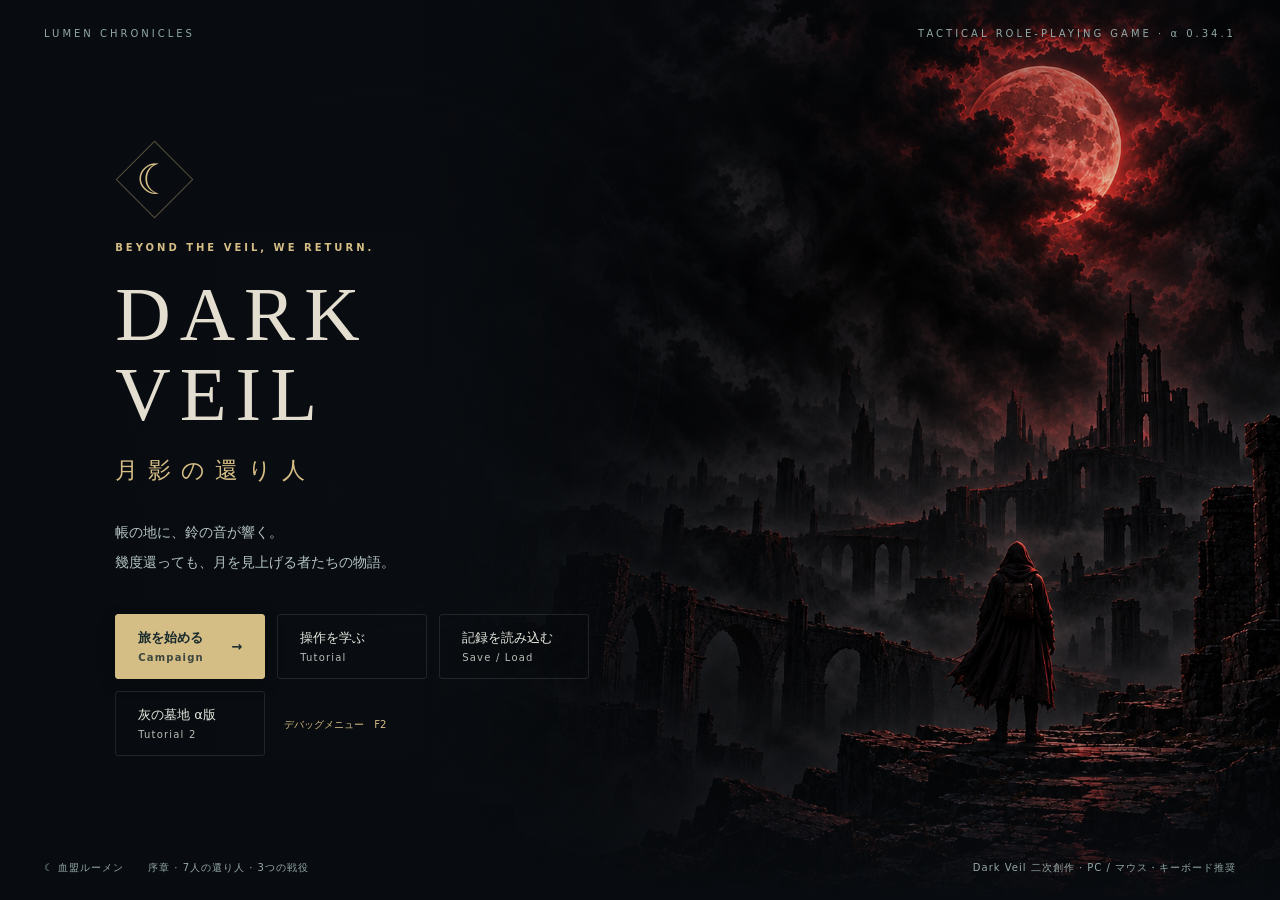
<file: index.html>
<!doctype html>
<html lang="ja">
<head>
<meta charset="utf-8"><meta name="viewport" content="width=device-width, initial-scale=1">
<meta name="theme-color" content="#10292f"><meta name="description" content="鈴の音を頼りに、帳の向こうへ。四人の還り人を率いるDark VeilのタクティカルSRPG。">
<title>DARK VEIL — 月影の還り人</title>
<link rel="stylesheet" href="style.css"><link rel="stylesheet" href="debug.css"><link rel="stylesheet" href="screen-layout.css"><link rel="icon" href="data:image/svg+xml,%3Csvg xmlns='http://www.w3.org/2000/svg' viewBox='0 0 64 64'%3E%3Crect width='64' height='64' rx='16' fill='%23132930'/%3E%3Cpath d='M43 12A23 23 0 1 0 52 43A24 24 0 0 1 43 12' fill='%23d6c395'/%3E%3C/svg%3E">
</head>
<body><div id="app"></div><div id="toast" role="status" aria-live="polite"></div><div id="modal-root"></div><button id="debug-badge" data-action="debug" hidden>DEBUG SESSION · F2</button><div id="debug-root"></div><input id="import-file" type="file" accept="application/json,.json" hidden><script type="module" src="bootstrap.js"></script></body>
</html>
</file>
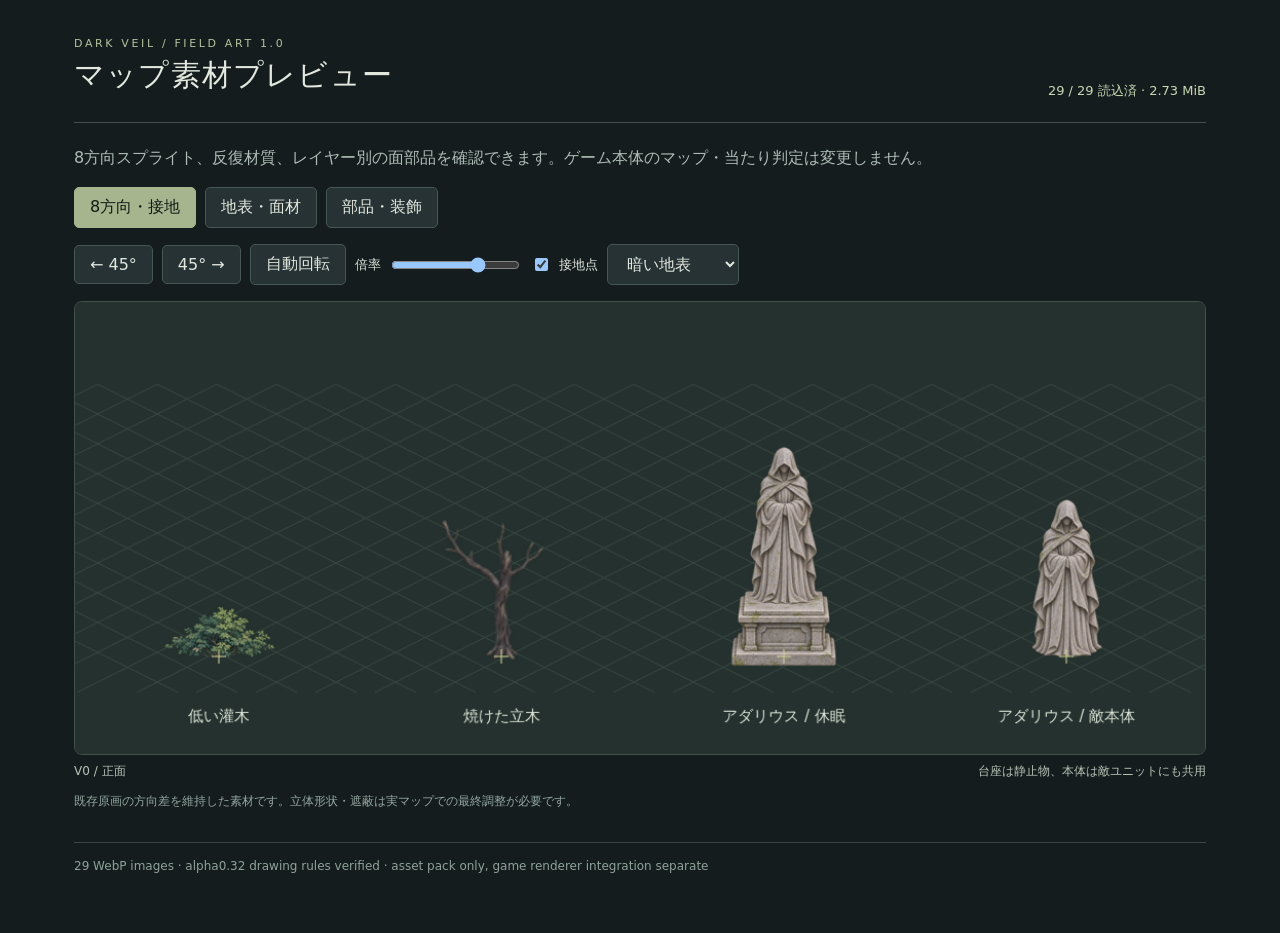
<file: mapchip-preview.html>
<!doctype html>
<html lang="ja"><meta charset="utf-8"><meta name="viewport" content="width=device-width,initial-scale=1">
<title>Dark Veil | Field Art</title>
<style>
:root{font-family:system-ui,-apple-system,'Segoe UI',sans-serif;color:#e3e8df;background:#151c1e;color-scheme:dark}
*{box-sizing:border-box}body{margin:0}main{max-width:1180px;margin:auto;padding:32px 24px 60px}
header{display:flex;justify-content:space-between;align-items:end;border-bottom:1px solid #45504e;padding-bottom:22px;margin-bottom:22px}
h1{font-size:30px;letter-spacing:.04em;font-weight:500;margin:4px 0}h2{font-size:18px;font-weight:500}p{color:#aebcb6;line-height:1.65}
.eyebrow{font-size:11px;letter-spacing:.24em;color:#b3c29b}.status{font-size:13px;color:#c6d9b2}.tabs,.controls{display:flex;gap:9px;flex-wrap:wrap;align-items:center;margin:16px 0}
button,select{font:inherit;color:inherit;background:#263234;border:1px solid #465652;border-radius:5px;padding:9px 15px;cursor:pointer}
button.active{background:#a6b58e;color:#121b15;border-color:#a6b58e}button:hover{border-color:#bdc7a9}label{display:inline-flex;gap:8px;align-items:center;font-size:13px}
.scene{width:100%;display:block;border:1px solid #40504a;border-radius:8px;background:#25312e}
.panel[hidden]{display:none}.grid{display:grid;grid-template-columns:repeat(auto-fill,minmax(210px,1fr));gap:16px}
.card{border:1px solid #384743;border-radius:7px;overflow:hidden;background:#202a2c}.card canvas{display:block;width:100%;height:180px;object-fit:contain;background:repeating-conic-gradient(#2b3537 0% 25%,#303b3c 0% 50%) 50%/20px 20px}
.caption{padding:12px;font-size:12px;overflow-wrap:anywhere;color:#b4c1bc}.caption strong{display:block;color:#f0f0e3;margin-bottom:6px;font-size:14px}
.hint{font-size:12px;color:#93a6a0}.rowlabel{display:flex;justify-content:space-between;color:#b6c4b6;font-size:12px;margin-top:8px}.error{color:#ffb7a9}
dialog{border:1px solid #5e7168;background:#172022;color:#e3e8df;max-width:92vw;border-radius:8px}dialog canvas{max-width:80vw;max-height:75vh;width:auto;height:auto;display:block}
dialog::backdrop{background:#000a}footer{margin-top:30px;border-top:1px solid #384743;padding-top:16px;font-size:12px;color:#8fa29a}
</style>
<main><header><div><span class="eyebrow">DARK VEIL / FIELD ART 1.0</span><h1>マップ素材プレビュー</h1></div><div id="status" class="status">画像を読み込み中…</div></header>
<p>8方向スプライト、反復材質、レイヤー別の面部品を確認できます。ゲーム本体のマップ・当たり判定は変更しません。</p>
<nav class="tabs"><button class="active" data-tab="objects">8方向・接地</button><button data-tab="textures">地表・面材</button><button data-tab="parts">部品・装飾</button></nav>
<section class="panel" id="objects"><div class="controls"><button id="prev">← 45°</button><button id="next">45° →</button><button id="spin">自動回転</button><label>倍率 <input id="zoom" type="range" min="0.65" max="2" step="0.05" value="1.6"></label><label><input id="anchors" type="checkbox" checked>接地点</label><select id="bg"><option value="#25312e">暗い地表</option><option value="#dddcd2">明るい地表</option><option value="#515963">灰色</option></select></div>
<canvas class="scene" id="scene" width="1100" height="440"></canvas><div class="rowlabel"><span id="direction">V0 / 正面</span><span>台座は静止物、本体は敵ユニットにも共用</span></div><p class="hint">既存原画の方向差を維持した素材です。立体形状・遮蔽は実マップでの最終調整が必要です。</p></section>
<section class="panel" id="textures" hidden><p>各カードは2×2反復。クリックすると原寸の3×3反復を表示します。</p><div id="texture-grid" class="grid"></div></section>
<section class="panel" id="parts" hidden><p>素材の縦横比を維持した切り抜き表示。部品はゲーム側の各面へ投影して使用します。</p><div id="parts-grid" class="grid"></div></section>
<dialog id="detail"><button id="close">閉じる</button><h2 id="detail-title"></h2><canvas id="detail-canvas"></canvas></dialog>
<footer>29 WebP images · alpha0.32 drawing rules verified · asset pack only, game renderer integration separate</footer></main>
<script>
const M={"schema": "darkveil-field-art/1.0", "version": "1.0", "baselineVerified": "alpha0.32", "encoding": "lossless WebP", "imageCount": 29, "pathBase": "repository root", "textures": {"G01": {"src": "assets/field/ground/G01_stone_worn.webp", "size": [256, 256], "period": {"horizontal_cells": 4, "vertical_cells": 4}, "worldUVOrigin": [-0.5, -0.5], "wrap": "repeat"}, "G02": {"src": "assets/field/ground/G02_stone_ordered.webp", "size": [256, 256], "period": {"horizontal_cells": 4, "vertical_cells": 4}, "worldUVOrigin": [-0.5, -0.5], "wrap": "repeat"}, "G03": {"src": "assets/field/ground/G03_soil_gravel.webp", "size": [256, 256], "period": {"horizontal_cells": 4, "vertical_cells": 4}, "worldUVOrigin": [-0.5, -0.5], "wrap": "repeat"}, "G04": {"src": "assets/field/ground/G04_road_earth.webp", "size": [256, 256], "period": {"horizontal_cells": 4, "vertical_cells": 4}, "worldUVOrigin": [-0.5, -0.5], "wrap": "repeat"}, "G05": {"src": "assets/field/ground/G05_ash_ground.webp", "size": [256, 256], "period": {"horizontal_cells": 4, "vertical_cells": 4}, "worldUVOrigin": [-0.5, -0.5], "wrap": "repeat"}, "G06": {"src": "assets/field/ground/G06_grass_short.webp", "size": [256, 256], "period": {"horizontal_cells": 4, "vertical_cells": 4}, "worldUVOrigin": [-0.5, -0.5], "wrap": "repeat"}, "G07": {"src": "assets/field/ground/G07_bridge_planks.webp", "size": [256, 256], "period": {"horizontal_cells": 4, "vertical_cells": 4}, "worldUVOrigin": [-0.5, -0.5], "wrap": "repeat"}, "G08": {"src": "assets/field/ground/G08_mud.webp", "size": [256, 256], "period": {"horizontal_cells": 4, "vertical_cells": 4}, "worldUVOrigin": [-0.5, -0.5], "wrap": "repeat"}, "G09": {"src": "assets/field/ground/G09_water.webp", "size": [256, 256], "period": {"horizontal_cells": 4, "vertical_cells": 4}, "worldUVOrigin": [-0.5, -0.5], "wrap": "repeat"}, "G10": {"src": "assets/field/ground/G10_poison_water.webp", "size": [256, 256], "period": {"horizontal_cells": 4, "vertical_cells": 4}, "worldUVOrigin": [-0.5, -0.5], "wrap": "repeat"}, "G11": {"src": "assets/field/ground/G11_ice.webp", "size": [256, 256], "period": {"horizontal_cells": 4, "vertical_cells": 4}, "worldUVOrigin": [-0.5, -0.5], "wrap": "repeat"}, "G12": {"src": "assets/field/ground/G12_lava.webp", "size": [256, 256], "period": {"horizontal_cells": 4, "vertical_cells": 4}, "worldUVOrigin": [-0.5, -0.5], "wrap": "repeat"}, "F01": {"src": "assets/field/faces/F01_stone_blocks.webp", "size": [256, 256], "period": {"along_face_cells": 4, "height_levels": 4}, "worldUVOrigin": "shared structure origin; elevation zero", "wrap": "repeat"}, "F02": {"src": "assets/field/faces/F02_earth_cut.webp", "size": [256, 256], "period": {"along_face_cells": 4, "height_levels": 4}, "worldUVOrigin": "shared structure origin; elevation zero", "wrap": "repeat"}, "F03": {"src": "assets/field/faces/F03_stone_cut.webp", "size": [256, 256], "period": {"along_face_cells": 4, "height_levels": 4}, "worldUVOrigin": "shared structure origin; elevation zero", "wrap": "repeat"}, "F04": {"src": "assets/field/faces/F04_wood.webp", "size": [256, 256], "period": {"along_face_cells": 4, "height_levels": 4}, "worldUVOrigin": "shared structure origin; elevation zero", "wrap": "repeat"}, "F05": {"src": "assets/field/faces/F05_iron.webp", "size": [256, 256], "period": {"along_face_cells": 4, "height_levels": 4}, "worldUVOrigin": "shared structure origin; elevation zero", "wrap": "repeat"}}, "regions": {"D01": {"src": "assets/field/decals/ground.webp", "rect": [2, 2, 128, 128], "contentRect": [2, 16, 128, 99], "sourceCrop": [214, 302, 1061, 956], "sourceName": "灰ベージュの石片と砂粒.png", "layer": "ground_decal", "padding": 2}, "D02": {"src": "assets/field/decals/ground.webp", "rect": [134, 2, 128, 128], "contentRect": [134, 13, 128, 105], "sourceCrop": [131, 209, 1111, 1015], "sourceName": "薄く吹き寄せた灰と煤.png", "layer": "ground_decal", "padding": 2}, "D03": {"src": "assets/field/decals/ground.webp", "rect": [266, 2, 128, 128], "contentRect": [266, 13, 128, 106], "sourceCrop": [145, 206, 1109, 1004], "sourceName": "青緑の苔と短草の束.png", "layer": "ground_decal", "padding": 2}, "D05": {"src": "assets/field/decals/ground.webp", "rect": [2, 134, 128, 128], "contentRect": [2, 152, 128, 91], "sourceCrop": [218, 303, 1053, 896], "sourceName": "植物を除いた灰色の石板.png", "layer": "ground_decal", "padding": 2}, "D07": {"src": "assets/field/decals/ground.webp", "rect": [134, 134, 128, 128], "contentRect": [134, 141, 128, 114], "sourceCrop": [192, 239, 1061, 1011], "sourceName": "暗灰緑の湿染みテクスチャ.png", "layer": "ground_decal", "padding": 2}, "D04": {"src": "assets/field/decals/wall.webp", "rect": [2, 2, 256, 256], "contentRect": [13, 2, 234, 256], "sourceCrop": [187, 164, 1039, 1098], "sourceName": "古石に走る深い分岐亀裂.png", "layer": "surface_decal", "padding": 2}, "D08_branch": {"src": "assets/field/decals/wall.webp", "rect": [262, 2, 256, 256], "contentRect": [317, 2, 145, 256], "sourceCrop": [336, 86, 965, 1194], "sourceName": "分岐した蔦の精密切り抜き.png", "layer": "surface_decal", "padding": 2}, "D08_hang": {"src": "assets/field/decals/wall.webp", "rect": [522, 2, 256, 256], "contentRect": [615, 2, 70, 256], "sourceCrop": [491, 95, 763, 1095], "sourceName": "青緑の短い垂れ蔦.png", "layer": "surface_decal", "padding": 2}, "D06": {"src": "assets/field/fx/charge.webp", "rect": [0, 0, 128, 128], "contentRect": [4, 30, 120, 68], "sourceCrop": [310, 471, 898, 804], "anchor": [64, 64], "layer": "ground_fx"}, "P01a_top": {"src": "assets/field/parts/low.webp", "rect": [2, 2, 256, 256], "contentRect": [2, 28, 256, 204], "sourceCrop": [261, 335, 973, 902], "sourceName": "散在する小石の上面.png", "layer": "low_geometry_faces", "padding": 2}, "P01b_top": {"src": "assets/field/parts/low.webp", "rect": [262, 2, 256, 256], "contentRect": [287, 2, 205, 256], "sourceCrop": [23, 180, 708, 1036], "sourceName": "左側に寄せた崩落石の上面.png", "layer": "low_geometry_faces", "padding": 2}, "P01c_top": {"src": "assets/field/parts/low.webp", "rect": [2, 262, 256, 256], "contentRect": [2, 357, 256, 66], "sourceCrop": [106, 518, 1144, 785], "sourceName": "低い崩落石の上面.png", "layer": "low_geometry_faces", "padding": 2}, "P06_triangle": {"src": "assets/field/parts/low.webp", "rect": [262, 262, 256, 256], "contentRect": [302, 262, 176, 256], "sourceCrop": [282, 134, 966, 1131], "sourceName": "古鉄の短い三角棘.png", "layer": "low_geometry_faces", "padding": 2}, "P02_front": {"src": "assets/field/parts/gravestone.webp", "rect": [2, 2, 256, 256], "contentRect": [66, 2, 127, 256], "sourceCrop": [342, 70, 901, 1193], "sourceName": "風化した丸頭の灰色墓石.png", "layer": "face", "padding": 2}, "P02_back": {"src": "assets/field/parts/gravestone.webp", "rect": [262, 2, 256, 256], "contentRect": [326, 2, 128, 256], "sourceCrop": [340, 67, 905, 1195], "sourceName": "古びた丸頭墓石の背面.png", "layer": "face", "padding": 2}, "P02_side": {"src": "assets/field/parts/gravestone.webp", "rect": [522, 2, 256, 256], "contentRect": [635, 2, 29, 256], "sourceCrop": [563, 63, 690, 1190], "sourceName": "丸頭墓石の厚み側面.png", "layer": "face", "padding": 2}, "P02_top": {"src": "assets/field/parts/gravestone.webp", "rect": [2, 262, 256, 256], "contentRect": [2, 375, 256, 30], "sourceCrop": [49, 573, 1205, 710], "sourceName": "古石碑の細長い上面.png", "layer": "face", "padding": 2}, "P02_broken": {"src": "assets/field/parts/gravestone.webp", "rect": [262, 262, 256, 256], "contentRect": [262, 276, 256, 227], "sourceCrop": [230, 395, 1020, 1095], "sourceName": "低い破断墓石の正面片.png", "layer": "face", "padding": 2}, "P03_straight": {"src": "assets/field/parts/fence.webp", "rect": [2, 2, 256, 256], "contentRect": [2, 85, 256, 90], "sourceCrop": [64, 155, 1710, 733], "sourceName": "古びた黒鉄柵の一節.png", "layer": "face", "padding": 2}, "P03_post": {"src": "assets/field/parts/fence.webp", "rect": [262, 2, 256, 256], "contentRect": [379, 2, 21, 256], "sourceCrop": [579, 61, 674, 1202], "sourceName": "黒鉄の槍先付き支柱.png", "layer": "face", "padding": 2}, "P03_broken": {"src": "assets/field/parts/fence.webp", "rect": [522, 2, 256, 256], "contentRect": [522, 64, 256, 132], "sourceCrop": [50, 351, 1203, 944], "sourceName": "折れた古鉄の柵.png", "layer": "face", "padding": 2}, "P03_fallen": {"src": "assets/field/parts/fence.webp", "rect": [782, 2, 256, 256], "contentRect": [782, 73, 256, 114], "sourceCrop": [35, 401, 1222, 929], "sourceName": "折れた黒鉄柵の一節.png", "layer": "face", "padding": 2}, "P04_left_front": {"src": "assets/field/parts/chapel_door.webp", "rect": [2, 2, 256, 256], "contentRect": [82, 2, 96, 256], "sourceCrop": [419, 70, 836, 1186], "sourceName": "古びた聖堂の木製扉.png", "layer": "face", "padding": 2}, "P04_right_front": {"src": "assets/field/parts/chapel_door.webp", "rect": [262, 2, 256, 256], "contentRect": [336, 2, 108, 256], "sourceCrop": [376, 29, 878, 1224], "sourceName": "古びた聖堂の右扉.png", "layer": "face", "padding": 2}, "P04_left_back": {"src": "assets/field/parts/chapel_door.webp", "rect": [522, 2, 256, 256], "contentRect": [601, 2, 97, 256], "sourceCrop": [415, 66, 840, 1187], "sourceName": "左扉の木製裏面.png", "layer": "face", "padding": 2}, "P04_right_back": {"src": "assets/field/parts/chapel_door.webp", "rect": [2, 262, 256, 256], "contentRect": [73, 262, 114, 256], "sourceCrop": [355, 28, 887, 1226], "sourceName": "古木の右扉・裏面.png", "layer": "face", "padding": 2}, "P04_frame": {"src": "assets/field/parts/chapel_door.webp", "rect": [262, 262, 256, 256], "contentRect": [303, 262, 174, 256], "sourceCrop": [220, 10, 1034, 1210], "sourceName": "尖頭アーチの石枠と左右の石柱.png", "layer": "face", "padding": 2}, "P04_tracery": {"src": "assets/field/parts/chapel_door.webp", "rect": [522, 262, 256, 256], "contentRect": [522, 319, 256, 141], "sourceCrop": [173, 53, 1601, 842], "sourceName": "尖頭アーチ内の花弁状石透かし.png", "layer": "face", "padding": 2}, "P05_wall_weathered": {"src": "assets/field/parts/cemetery_gate.webp", "rect": [4, 4, 512, 320], "contentRect": [4, 13, 512, 301], "sourceCrop": [10, 257, 1244, 982], "sourceName": "損傷した切妻の石積み正面壁.png", "layer": "structure_faces", "padding": 4}, "P05_wall_collapsed": {"src": "assets/field/parts/cemetery_gate.webp", "rect": [524, 4, 512, 320], "contentRect": [524, 12, 512, 303], "sourceCrop": [12, 255, 1242, 984], "sourceName": "崩落した石積みの正面壁.png", "layer": "structure_faces", "padding": 4}, "P05_timber_weathered": {"src": "assets/field/parts/cemetery_gate.webp", "rect": [4, 332, 256, 320], "contentRect": [4, 369, 256, 245], "sourceCrop": [77, 49, 1204, 1126], "sourceName": "露出した損傷門の木組み.png", "layer": "structure_faces", "padding": 4}, "P05_timber_collapsed": {"src": "assets/field/parts/cemetery_gate.webp", "rect": [268, 332, 256, 320], "contentRect": [268, 409, 256, 166], "sourceCrop": [99, 135, 1157, 822], "sourceName": "崩落跡の残存木組み.png", "layer": "structure_faces", "padding": 4}, "P05_frame": {"src": "assets/field/parts/cemetery_gate.webp", "rect": [532, 332, 192, 256], "contentRect": [532, 333, 192, 254], "sourceCrop": [282, 175, 973, 1090], "sourceName": "門のコ字型石枠.png", "layer": "structure_faces", "padding": 4}, "P05_rose": {"src": "assets/field/parts/cemetery_gate.webp", "rect": [732, 332, 192, 192], "contentRect": [733, 332, 190, 192], "sourceCrop": [97, 100, 1149, 1161], "sourceName": "放射状の石造円窓.png", "layer": "structure_faces", "padding": 4}, "P05_fracture": {"src": "assets/field/parts/cemetery_gate.webp", "rect": [4, 660, 512, 64], "contentRect": [34, 660, 451, 64], "sourceCrop": [49, 363, 1725, 601], "sourceName": "欠けた石壁の破断面素材.png", "layer": "structure_faces", "padding": 4}, "P05_fallen": {"src": "assets/field/parts/cemetery_gate.webp", "rect": [524, 660, 256, 96], "contentRect": [524, 671, 256, 74], "sourceCrop": [175, 482, 1083, 746], "sourceName": "石と古木の低い崩落片.png", "layer": "structure_faces", "padding": 4}}, "sprites": {"shrub_low": {"src": "assets/field/objects/shrub_low.webp", "frameWidth": 128, "frameHeight": 128, "frames": 8, "columns": 1, "anchor": [64, 96], "drawWidth": 80, "frameData": [{"direction": 0, "rect": [0, 0, 128, 128], "contentRect": [11, 48, 107, 49], "anchor": [64, 96], "sourceName": "青緑の低い灌木.png", "sourceCrop": [91, 580, 1165, 1072], "scale": 0.09927798}, {"direction": 1, "rect": [0, 128, 128, 128], "contentRect": [14, 172, 102, 52], "anchor": [64, 96], "sourceName": "右斜め前の低い灌木.png", "sourceCrop": [108, 565, 1138, 1093], "scale": 0.09927798}, {"direction": 2, "rect": [0, 256, 128, 128], "contentRect": [32, 304, 78, 49], "anchor": [64, 96], "sourceName": "低木の右側面ビュー.png", "sourceCrop": [241, 578, 1026, 1072], "scale": 0.09927798}, {"direction": 3, "rect": [0, 384, 128, 128], "contentRect": [17, 430, 100, 51], "anchor": [64, 96], "sourceName": "右斜め後ろの低い灌木.png", "sourceCrop": [122, 562, 1129, 1078], "scale": 0.09927798}, {"direction": 4, "rect": [0, 512, 128, 128], "contentRect": [14, 559, 105, 49], "anchor": [64, 96], "sourceName": "低い灌木の背面ビュー.png", "sourceCrop": [98, 578, 1157, 1075], "scale": 0.09927798}, {"direction": 5, "rect": [0, 640, 128, 128], "contentRect": [21, 685, 94, 52], "anchor": [64, 96], "sourceName": "青緑の低灌木・左斜め後ろ姿.png", "sourceCrop": [153, 567, 1101, 1088], "scale": 0.09927798}, {"direction": 6, "rect": [0, 768, 128, 128], "contentRect": [25, 814, 78, 51], "anchor": [64, 96], "sourceName": "低い灌木の左側面.png", "sourceCrop": [234, 577, 1019, 1089], "scale": 0.09927798}, {"direction": 7, "rect": [0, 896, 128, 128], "contentRect": [23, 941, 88, 51], "anchor": [64, 96], "sourceName": "左斜め前の低木.png", "sourceCrop": [185, 572, 1068, 1090], "scale": 0.09927798}], "directions": ["front", "front_right", "right", "back_right", "back", "back_left", "left", "front_left"]}, "charred_tree": {"src": "assets/field/objects/charred_tree.webp", "frameWidth": 128, "frameHeight": 128, "frames": 8, "columns": 1, "anchor": [64, 112], "drawWidth": 112, "frameData": [{"direction": 0, "rect": [0, 0, 128, 128], "contentRect": [23, 17, 70, 97], "anchor": [64, 112], "sourceName": "焼け焦げた枯れ木.png", "sourceCrop": [193, 113, 927, 1137], "scale": 0.09469697}, {"direction": 1, "rect": [0, 128, 128, 128], "contentRect": [32, 145, 55, 96], "anchor": [64, 112], "sourceName": "焼けた立木の右斜め前ビュー.png", "sourceCrop": [292, 119, 868, 1135], "scale": 0.09469697}, {"direction": 2, "rect": [0, 256, 128, 128], "contentRect": [53, 273, 22, 96], "anchor": [64, 112], "sourceName": "焼け焦げた枯れ木の右側面.png", "sourceCrop": [512, 117, 742, 1133], "scale": 0.09469697}, {"direction": 3, "rect": [0, 384, 128, 128], "contentRect": [47, 400, 50, 98], "anchor": [64, 112], "sourceName": "焼けた立木の右斜め後ろ姿.png", "sourceCrop": [428, 104, 956, 1138], "scale": 0.09469697}, {"direction": 4, "rect": [0, 512, 128, 128], "contentRect": [37, 528, 65, 97], "anchor": [64, 112], "sourceName": "焼けた立木の完全な背面.png", "sourceCrop": [329, 104, 1012, 1129], "scale": 0.09469697}, {"direction": 5, "rect": [0, 640, 128, 128], "contentRect": [39, 656, 58, 97], "anchor": [64, 112], "sourceName": "焼けた立木の左斜め後ろ姿.png", "sourceCrop": [339, 107, 947, 1135], "scale": 0.09469697}, {"direction": 6, "rect": [0, 768, 128, 128], "contentRect": [47, 783, 32, 98], "anchor": [64, 112], "sourceName": "焼けた立木の左側面.png", "sourceCrop": [436, 94, 772, 1133], "scale": 0.09469697}, {"direction": 7, "rect": [0, 896, 128, 128], "contentRect": [36, 910, 50, 100], "anchor": [64, 112], "sourceName": "焼けた立木の左斜め前面.png", "sourceCrop": [335, 83, 861, 1139], "scale": 0.09469697}], "directions": ["front", "front_right", "right", "back_right", "back", "back_left", "left", "front_left"]}, "adarius": {"src": "assets/units/adarius/idle-sheet.webp", "frameWidth": 256, "frameHeight": 256, "frames": 8, "columns": 1, "anchor": [128, 224], "drawWidth": 128, "frameData": [{"direction": 0, "rect": [0, 0, 256, 256], "contentRect": [86, 33, 85, 192], "anchor": [128, 224], "sourceName": "台座上の休眠石像.png", "sourceCrop": [0, 0, 377, 847], "scale": 0.22668241}, {"direction": 1, "rect": [0, 256, 256, 256], "contentRect": [86, 289, 84, 192], "anchor": [128, 224], "sourceName": "段付き台座の灰白フード石像、右斜め前45度.png", "sourceCrop": [0, 0, 355, 815], "scale": 0.23558282}, {"direction": 2, "rect": [0, 512, 256, 256], "contentRect": [88, 545, 79, 192], "anchor": [128, 224], "sourceName": "右側面の眠るフード石像.png", "sourceCrop": [0, 0, 337, 816], "scale": 0.23529412}, {"direction": 3, "rect": [0, 768, 256, 256], "contentRect": [86, 801, 84, 192], "anchor": [128, 224], "sourceName": "灰白フード石像の右斜め後ろ姿.png", "sourceCrop": [0, 0, 357, 813], "scale": 0.23616236}, {"direction": 4, "rect": [0, 1024, 256, 256], "contentRect": [86, 1057, 84, 192], "anchor": [128, 224], "sourceName": "段付き台座のフード石像・背面.png", "sourceCrop": [0, 0, 343, 785], "scale": 0.24458599}, {"direction": 5, "rect": [0, 1280, 256, 256], "contentRect": [84, 1313, 87, 192], "anchor": [128, 224], "sourceName": "左斜め後ろから見る眠れる石像.png", "sourceCrop": [0, 0, 368, 810], "scale": 0.23703704}, {"direction": 6, "rect": [0, 1536, 256, 256], "contentRect": [91, 1569, 74, 192], "anchor": [128, 224], "sourceName": "左側面の眠れるフード石像.png", "sourceCrop": [0, 0, 315, 816], "scale": 0.23529412}, {"direction": 7, "rect": [0, 1792, 256, 256], "contentRect": [85, 1825, 86, 192], "anchor": [128, 224], "sourceName": "灰白のフード石像、左斜め前.png", "sourceCrop": [0, 0, 366, 821], "scale": 0.23386114}], "directions": ["front", "front_right", "right", "back_right", "back", "back_left", "left", "front_left"], "logicalFootprint": [2, 2], "unitIdAliases": ["cem-adarius"], "availableAnimation": "idle"}, "adarius_pedestal": {"src": "assets/field/objects/adarius_pedestal.webp", "frameWidth": 256, "frameHeight": 256, "frames": 8, "columns": 1, "anchor": [128, 192], "drawWidth": 128, "frameData": [{"direction": 0, "rect": [0, 0, 256, 256], "contentRect": [64, 112, 128, 92], "anchor": [128, 192], "sourceName": "台座上の休眠石像.png", "sourceCrop": [0, 0, 547, 395], "scale": 0.23400366}, {"direction": 1, "rect": [0, 256, 256, 256], "contentRect": [17, 332, 222, 156], "anchor": [128, 192], "sourceName": "段付き台座の灰白フード石像、右斜め前45度.png", "sourceCrop": [0, 0, 597, 419], "scale": 0.37123891}, {"direction": 2, "rect": [0, 512, 256, 256], "contentRect": [66, 625, 124, 91], "anchor": [128, 192], "sourceName": "右側面の眠るフード石像.png", "sourceCrop": [0, 0, 518, 381], "scale": 0.23983648}, {"direction": 3, "rect": [0, 768, 256, 256], "contentRect": [30, 850, 196, 144], "anchor": [128, 192], "sourceName": "灰白フード石像の右斜め後ろ姿.png", "sourceCrop": [0, 0, 588, 433], "scale": 0.33366789}, {"direction": 4, "rect": [0, 1024, 256, 256], "contentRect": [64, 1136, 128, 92], "anchor": [128, 192], "sourceName": "段付き台座のフード石像・背面.png", "sourceCrop": [0, 0, 493, 355], "scale": 0.25963489}, {"direction": 5, "rect": [0, 1280, 256, 256], "contentRect": [42, 1368, 171, 134], "anchor": [128, 192], "sourceName": "左斜め後ろから見る眠れる石像.png", "sourceCrop": [0, 0, 582, 456], "scale": 0.29376534}, {"direction": 6, "rect": [0, 1536, 256, 256], "contentRect": [64, 1648, 128, 92], "anchor": [128, 192], "sourceName": "左側面の眠れるフード石像.png", "sourceCrop": [0, 0, 515, 369], "scale": 0.24854369}, {"direction": 7, "rect": [0, 1792, 256, 256], "contentRect": [21, 1870, 214, 152], "anchor": [128, 192], "sourceName": "灰白のフード石像、左斜め前.png", "sourceCrop": [0, 0, 624, 445], "scale": 0.34249084}], "directions": ["front", "front_right", "right", "back_right", "back", "back_left", "left", "front_left"], "mountAnchors": [[128, 128], [128, 128], [128, 128], [128, 128], [128, 128], [128, 128], [128, 128], [128, 128]]}}, "files": [{"src": "assets/field/ground/G01_stone_worn.webp", "width": 256, "height": 256, "bytes": 75262, "sha256": "c5b3b6347d537b13fec1644c86fa72d93b5df3488903e22030153791e8515576", "kind": "repeat_texture", "id": "G01", "alpha": false, "period": {"horizontal_cells": 4, "vertical_cells": 4}, "wrap": "repeat", "edgeMatched": true}, {"src": "assets/field/ground/G02_stone_ordered.webp", "width": 256, "height": 256, "bytes": 69304, "sha256": "643da70b9c851f5a04e3d36142904f902757afdfabe62994156b97b3b07ba23b", "kind": "repeat_texture", "id": "G02", "alpha": false, "period": {"horizontal_cells": 4, "vertical_cells": 4}, "wrap": "repeat", "edgeMatched": true}, {"src": "assets/field/ground/G03_soil_gravel.webp", "width": 256, "height": 256, "bytes": 89380, "sha256": "850b4a4d61876485aa3a8539c111322e89423be0747403ba005ffe8e44603649", "kind": "repeat_texture", "id": "G03", "alpha": false, "period": {"horizontal_cells": 4, "vertical_cells": 4}, "wrap": "repeat", "edgeMatched": true}, {"src": "assets/field/ground/G04_road_earth.webp", "width": 256, "height": 256, "bytes": 81840, "sha256": "9ca32e15899ba00315b435eebff8d8c7893821e17984b45323e64cb47c07a8f2", "kind": "repeat_texture", "id": "G04", "alpha": false, "period": {"horizontal_cells": 4, "vertical_cells": 4}, "wrap": "repeat", "edgeMatched": true}, {"src": "assets/field/ground/G05_ash_ground.webp", "width": 256, "height": 256, "bytes": 85102, "sha256": "1c91bc988f8a6aaad6498f45da504e1d95d38c5ee61eee665d9d95c06f993793", "kind": "repeat_texture", "id": "G05", "alpha": false, "period": {"horizontal_cells": 4, "vertical_cells": 4}, "wrap": "repeat", "edgeMatched": true}, {"src": "assets/field/ground/G06_grass_short.webp", "width": 256, "height": 256, "bytes": 117556, "sha256": "65bbac4d042257a5e1d219538cfd1caf15c63ee9e5b4170a5e13d060954fd5bc", "kind": "repeat_texture", "id": "G06", "alpha": false, "period": {"horizontal_cells": 4, "vertical_cells": 4}, "wrap": "repeat", "edgeMatched": true}, {"src": "assets/field/ground/G07_bridge_planks.webp", "width": 256, "height": 256, "bytes": 73778, "sha256": "4943ade8cca8e0e732ea1819f4c72c2d4a3c3e2ff5c1cad78e915be4ad4c16ee", "kind": "repeat_texture", "id": "G07", "alpha": false, "period": {"horizontal_cells": 4, "vertical_cells": 4}, "wrap": "repeat", "edgeMatched": true}, {"src": "assets/field/ground/G08_mud.webp", "width": 256, "height": 256, "bytes": 79194, "sha256": "a4a8264664bb0521ffc94528c9e8d0f82954d67211b5cea96282c05c19bd2a2b", "kind": "repeat_texture", "id": "G08", "alpha": false, "period": {"horizontal_cells": 4, "vertical_cells": 4}, "wrap": "repeat", "edgeMatched": true}, {"src": "assets/field/ground/G09_water.webp", "width": 256, "height": 256, "bytes": 56968, "sha256": "5902ceeec0260c44507f5f068fecc5559adad26fe5def8b37fb415e233156e07", "kind": "repeat_texture", "id": "G09", "alpha": false, "period": {"horizontal_cells": 4, "vertical_cells": 4}, "wrap": "repeat", "edgeMatched": true}, {"src": "assets/field/ground/G10_poison_water.webp", "width": 256, "height": 256, "bytes": 66814, "sha256": "474b5e279348ff865cb4f5485229405b3da692ed41117c81f68827d2a6f58f92", "kind": "repeat_texture", "id": "G10", "alpha": false, "period": {"horizontal_cells": 4, "vertical_cells": 4}, "wrap": "repeat", "edgeMatched": true}, {"src": "assets/field/ground/G11_ice.webp", "width": 256, "height": 256, "bytes": 60670, "sha256": "822d040bf6df3703def3a4cd11092a55de90dfc42122ff94d32b946769ff9bd4", "kind": "repeat_texture", "id": "G11", "alpha": false, "period": {"horizontal_cells": 4, "vertical_cells": 4}, "wrap": "repeat", "edgeMatched": true}, {"src": "assets/field/ground/G12_lava.webp", "width": 256, "height": 256, "bytes": 95642, "sha256": "0495b35cea17abf6312716a7b6f093646b6eced68bd3ec72b5709f2f9d5582ce", "kind": "repeat_texture", "id": "G12", "alpha": false, "period": {"horizontal_cells": 4, "vertical_cells": 4}, "wrap": "repeat", "edgeMatched": true}, {"src": "assets/field/faces/F01_stone_blocks.webp", "width": 256, "height": 256, "bytes": 73588, "sha256": "8054f1375f991217f6841fd6f9c3e98399f9589e6ddb50653b5e82cd9c4d616b", "kind": "repeat_texture", "id": "F01", "alpha": false, "period": {"along_face_cells": 4, "height_levels": 4}, "wrap": "repeat", "edgeMatched": true}, {"src": "assets/field/faces/F02_earth_cut.webp", "width": 256, "height": 256, "bytes": 78390, "sha256": "c130c708f204c3174d2407e6aa07a4829d487016d70ba1f05590978ad4eac569", "kind": "repeat_texture", "id": "F02", "alpha": false, "period": {"along_face_cells": 4, "height_levels": 4}, "wrap": "repeat", "edgeMatched": true}, {"src": "assets/field/faces/F03_stone_cut.webp", "width": 256, "height": 256, "bytes": 75086, "sha256": "289d2282c7aa881eb236c4207bb322240559e661f112402d6f419a77e4d080fc", "kind": "repeat_texture", "id": "F03", "alpha": false, "period": {"along_face_cells": 4, "height_levels": 4}, "wrap": "repeat", "edgeMatched": true}, {"src": "assets/field/faces/F04_wood.webp", "width": 256, "height": 256, "bytes": 68600, "sha256": "19bb07bcd74c08089837ae8ad7a9091d0d94567fe9e5044670848500b8b973a9", "kind": "repeat_texture", "id": "F04", "alpha": false, "period": {"along_face_cells": 4, "height_levels": 4}, "wrap": "repeat", "edgeMatched": true}, {"src": "assets/field/faces/F05_iron.webp", "width": 256, "height": 256, "bytes": 48580, "sha256": "c26785a60a3caa2cbbf22f4d2a63bae599aaa21e7bebea0de6530ef78debb53f", "kind": "repeat_texture", "id": "F05", "alpha": false, "period": {"along_face_cells": 4, "height_levels": 4}, "wrap": "repeat", "edgeMatched": true}, {"src": "assets/field/decals/ground.webp", "width": 396, "height": 264, "bytes": 60976, "sha256": "6699c4cf58f4ed42db802b4f220cd80cccb7328e049c3ef107fd5c11935dee43", "kind": "atlas", "alpha": true}, {"src": "assets/field/decals/wall.webp", "width": 780, "height": 260, "bytes": 41112, "sha256": "2a0b7bbbe9e4ad71b6584a86a19dafddd024f9ec8e3d7ecd5fd811a3a6c3b084", "kind": "atlas", "alpha": true}, {"src": "assets/field/fx/charge.webp", "width": 128, "height": 128, "bytes": 2814, "sha256": "9ca343f81239543689e192118eeb96d4bee98b5abf1a59a7dd58f0d2649d4e74", "kind": "effect", "alpha": true}, {"src": "assets/field/parts/low.webp", "width": 520, "height": 520, "bytes": 125010, "sha256": "7f71ab26a7f49657b4c220778ba7b22567c10c5db3a1caa0cab5cf20ffd1445b", "kind": "atlas", "alpha": true}, {"src": "assets/field/parts/gravestone.webp", "width": 780, "height": 520, "bytes": 163362, "sha256": "6c46ea01b091fc6127faace0370492020d5d674a96b128cb0a8dfa05e18a9c7c", "kind": "atlas", "alpha": true}, {"src": "assets/field/parts/fence.webp", "width": 1040, "height": 260, "bytes": 63856, "sha256": "7ce93af3e7e9612b102fbadfe57816b3c073a7ec9c37ca2102c39b62e3a0a90b", "kind": "atlas", "alpha": true}, {"src": "assets/field/parts/chapel_door.webp", "width": 780, "height": 520, "bytes": 208526, "sha256": "a6e405ce072c803414623ddbd97a7a93fee2b15c478be02cbc60f7c111133074", "kind": "atlas", "alpha": true}, {"src": "assets/field/parts/cemetery_gate.webp", "width": 1040, "height": 768, "bytes": 430326, "sha256": "5b0d65824221fd2b7fdd9428db54020ed32cb1183911ba57e38abfe4f29ae844", "kind": "atlas", "alpha": true}, {"src": "assets/field/objects/shrub_low.webp", "width": 128, "height": 1024, "bytes": 61218, "sha256": "845ad5823141d4bbc91a087c65a9c7bc13563dc2a7a073192169f88286075d6a", "kind": "direction_strip", "alpha": true}, {"src": "assets/field/objects/charred_tree.webp", "width": 128, "height": 1024, "bytes": 30648, "sha256": "07cdd70f3e9486f06cfa5018ee000746ac1f267c477ce9ec6ec43ed6bde4b992", "kind": "direction_strip", "alpha": true}, {"src": "assets/units/adarius/idle-sheet.webp", "width": 256, "height": 2048, "bytes": 165380, "sha256": "4a0500cf829628abb43d71c213bba92eccc850100c634654b14dd7e234184c6c", "kind": "direction_strip", "alpha": true}, {"src": "assets/field/objects/adarius_pedestal.webp", "width": 256, "height": 2048, "bytes": 214214, "sha256": "50c76bcd8023bde6583dd5035c43316bf14c78a5cb4a43d9bc2c27b9ad426812", "kind": "direction_strip", "alpha": true}], "imageBytes": 2863196, "decodedRGBA8Bytes": 19597120, "integration": "Asset pack and optional loader; existing render.js is not patched.", "limitations": ["Stone joints and natural patterns are not guaranteed to form a unique geometric topology across repeats; outer pixel edges match.", "Eight directional drawings are not renders of one measured 3D model; final in-game occlusion and perspective review remains necessary.", "Adarius has eight idle directions; no walk/attack/death animation."]};
const images=new Map();let dir=0,timer=null;const labels=['正面','右斜め前','右側面','右斜め後ろ','背面','左斜め後ろ','左側面','左斜め前'];
function el(id){return document.getElementById(id)}
function sprite(c,id,x,y,extra=1){const s=M.sprites[id],z=s.drawWidth/s.frameWidth*extra,a=s.anchor;c.drawImage(images.get(s.src),0,dir*s.frameHeight,s.frameWidth,s.frameHeight,x-a[0]*z,y-a[1]*z,s.frameWidth*z,s.frameHeight*z)}
function cross(c,x,y){c.strokeStyle='#d8d798';c.lineWidth=1;c.beginPath();c.moveTo(x-7,y);c.lineTo(x+7,y);c.moveTo(x,y-7);c.lineTo(x,y+7);c.stroke()}
function scene(){if(images.size!==M.files.length)return;const c=el('scene').getContext('2d'),zoom=+el('zoom').value,bg=el('bg').value;c.fillStyle=bg;c.fillRect(0,0,1100,440);c.strokeStyle=bg==='#dddcd2'?'#bec3b6':'#394943';c.lineWidth=1;for(let x=-500;x<1700;x+=58){c.beginPath();c.moveTo(x,80);c.lineTo(x+600,380);c.stroke();c.beginPath();c.moveTo(x,80);c.lineTo(x-600,380);c.stroke()}
 const items=[['shrub_low','低い灌木'],['charred_tree','焼けた立木'],['dormant','アダリウス / 休眠'],['adarius','アダリウス / 敵本体']];
 items.forEach(([id,label],i)=>{const x=140+i*275,y=345;if(id==='dormant'){const s=M.sprites.adarius_pedestal,a=s.mountAnchors[dir];sprite(c,'adarius_pedestal',x,y,zoom);sprite(c,'adarius',x+(a[0]-s.anchor[0])*s.drawWidth/s.frameWidth*zoom,y+(a[1]-s.anchor[1])*s.drawWidth/s.frameWidth*zoom,zoom)}else sprite(c,id,x,y,zoom);if(el('anchors').checked)cross(c,x,y);c.fillStyle=bg==='#dddcd2'?'#25322b':'#dce5d8';c.font='15px system-ui';c.textAlign='center';c.fillText(label,x,408)});el('direction').textContent=`V${dir} / ${labels[dir]}`;window.currentDirection=dir;}
function card(title,src,rect,repeat=false){const card=document.createElement('article');card.className='card';const cv=document.createElement('canvas');cv.width=360;cv.height=repeat?360:300;const c=cv.getContext('2d'),im=images.get(src);if(repeat){for(let y=0;y<2;y++)for(let x=0;x<2;x++)c.drawImage(im,x*180,y*180,180,180)}else{const [x,y,w,h]=rect,s=Math.min(330/w,270/h);c.drawImage(im,x,y,w,h,(360-w*s)/2,(300-h*s)/2,w*s,h*s)}card.append(cv);const cap=document.createElement('div');cap.className='caption';const st=document.createElement('strong');st.textContent=title;cap.append(st,document.createTextNode(src));if(rect)cap.append(document.createElement('br'),document.createTextNode('rect: '+rect.join(', ')));card.append(cap);if(repeat)card.onclick=()=>{const dc=el('detail-canvas');dc.width=768;dc.height=768;const ctx=dc.getContext('2d');for(let y=0;y<3;y++)for(let x=0;x<3;x++)ctx.drawImage(im,x*256,y*256);el('detail-title').textContent=title+' / 3×3';el('detail').showModal()};return card;}
async function init(){try{await Promise.all(M.files.map(f=>new Promise((resolve,reject)=>{const im=new Image();im.onload=()=>{if(im.naturalWidth!==f.width||im.naturalHeight!==f.height)return reject(Error('寸法不一致: '+f.src));images.set(f.src,im);resolve()};im.onerror=()=>reject(Error('読込失敗: '+f.src));im.src=f.src})));el('status').textContent=`${images.size} / ${M.files.length} 読込済 · ${(M.imageBytes/1048576).toFixed(2)} MiB`;for(const [id,s]of Object.entries(M.textures))el('texture-grid').append(card(id,s.src,null,true));for(const [id,s]of Object.entries(M.regions))el('parts-grid').append(card(id,s.src,s.contentRect));scene();window.assetPackReady=true}catch(e){el('status').textContent=e.message;el('status').classList.add('error');window.assetPackError=e.message}}
document.querySelectorAll('[data-tab]').forEach(b=>b.onclick=()=>{document.querySelectorAll('[data-tab]').forEach(x=>x.classList.toggle('active',x===b));document.querySelectorAll('.panel').forEach(p=>p.hidden=p.id!==b.dataset.tab)});
el('prev').onclick=()=>{dir=(dir+7)%8;scene()};el('next').onclick=()=>{dir=(dir+1)%8;scene()};el('spin').onclick=()=>{if(timer){clearInterval(timer);timer=null;el('spin').textContent='自動回転'}else{timer=setInterval(()=>{dir=(dir+1)%8;scene()},700);el('spin').textContent='回転を停止'}};['zoom','anchors','bg'].forEach(id=>el(id).oninput=scene);el('close').onclick=()=>el('detail').close();init();
</script></html>
</file>
<file: style.css>
:root{--night:#0b2028;--panel:#132d34;--panel2:#1b373d;--line:#aec4b224;--gold:#d5bd86;--gold2:#a88e59;--text:#e5e8df;--muted:#91a8a7;--teal:#95cbbd;--red:#dd9a8c;--serif:Georgia,'Yu Mincho','Hiragino Mincho ProN',serif;--sans:'Yu Gothic','Hiragino Kaku Gothic ProN',system-ui,sans-serif}
*{box-sizing:border-box}body{margin:0;background:var(--night);color:var(--text);font-family:var(--sans);font-size:13px}button,select,input{font:inherit}button{color:inherit;cursor:pointer;border:1px solid var(--line);background:transparent;padding:10px 16px;border-radius:3px;transition:background .18s,border-color .18s,transform .18s}button:hover:not(:disabled){background:#ffffff0c;border-color:#cfbf8870}button:focus-visible,select:focus-visible,input:focus-visible{outline:2px solid var(--gold);outline-offset:3px}button:disabled{opacity:.32;cursor:not-allowed}button.primary{background:var(--gold);border-color:var(--gold);color:#17292d;font-weight:700;box-shadow:0 4px 18px #0003}button.primary:hover{background:#e7d2a3}button.secondary{background:#b9d7c90e;border-color:#b9d7c940}button.danger{color:var(--red);border-color:#b47e6e70}button.small{padding:6px 10px;font-size:11px}.text-button{border:0;padding:8px 10px;color:var(--muted)}.eyebrow{font-size:10px;letter-spacing:3px;color:var(--gold);font-weight:600;text-transform:uppercase}.serif,h1,h2,h3{font-family:var(--serif);font-weight:400}h1,h2,h3,p{margin:0}h2{font-size:28px}h3{font-size:20px}.muted{color:var(--muted)}.gold{color:var(--gold)}.red{color:var(--red)}.tiny{font-size:10px}.small-text{font-size:12px}.divider{height:1px;background:var(--line);margin:18px 0}.row{display:flex;align-items:center;gap:10px}.spread{justify-content:space-between}.stack{display:flex;flex-direction:column;gap:12px}.wide{width:100%}.tag{font-size:10px;padding:4px 7px;color:var(--teal);background:#89b6aa15;border:1px solid #89b6aa2a;letter-spacing:1px}.dot{width:5px;height:5px;border-radius:50%;background:var(--teal);display:inline-block}.topbar{height:70px;display:flex;align-items:center;justify-content:space-between;padding:0 36px;border-bottom:1px solid var(--line);background:#0e252bea;position:relative;z-index:2}.brand{display:flex;align-items:center;gap:13px;cursor:pointer}.brand-mark{color:var(--gold);font-size:30px}.brand-name{font:21px var(--serif);letter-spacing:4px}.brand-sub{font-size:8px;color:var(--muted);letter-spacing:3px;margin-top:3px}.topnav{display:flex;gap:25px;height:100%;align-items:center}.topnav button{height:100%;border:0;border-radius:0;color:var(--muted);font-size:12px;padding:0 3px;position:relative}.topnav button.active{color:var(--gold)}.topnav button.active:after{content:'';position:absolute;height:2px;background:var(--gold);bottom:0;left:0;right:0}.resource{display:flex;align-items:center;gap:10px;color:var(--gold);font:19px var(--serif)}.resource small{font:10px var(--sans);color:var(--muted)}
.title-screen{position:relative;min-height:100vh;background:radial-gradient(ellipse at 25% 55%,#1a222733,transparent 65%),#080b0f;overflow:hidden;display:flex;flex-direction:column}.title-art{position:absolute;right:0;top:0;height:100%;width:67%;object-fit:cover;object-position:center 40%;opacity:1;mask-image:linear-gradient(to right,transparent,black 35%)}.title-screen:after{content:'';position:absolute;inset:0;pointer-events:none;background:linear-gradient(0deg,#080b0f 0%,transparent 25%,transparent 70%,#080b0f66),linear-gradient(90deg,#080b0f 0%,#080b0f55 45%,transparent 70%)}.title-top{position:relative;z-index:1;display:flex;justify-content:space-between;padding:28px 44px;font-size:10px;letter-spacing:3px;color:var(--muted)}.title-content{position:relative;z-index:1;padding:55px 0 50px 9%;flex:1;display:flex;flex-direction:column;justify-content:center;align-items:flex-start;max-width:660px}.title-seal{width:55px;height:55px;border:1px solid #d5bd8660;transform:rotate(45deg);display:grid;place-items:center;margin:0 0 35px 12px}.title-seal span{transform:rotate(-45deg);font:42px var(--serif);color:var(--gold)}.title-content h1{font-size:clamp(56px,6vw,88px);letter-spacing:9px;line-height:1.04;color:#e4ded0}.title-sub{font-family:var(--serif);font-size:23px;letter-spacing:10px;margin:20px 0 32px;color:var(--gold)}.title-quote{font:14px/2.2 var(--serif);color:#b4c4c3}.title-controls{display:flex;gap:12px;margin-top:35px;flex-wrap:wrap}.title-controls button{min-width:150px;padding:14px 22px}.title-bottom{position:relative;z-index:1;display:flex;justify-content:space-between;padding:25px 44px;color:#95a9a7;font-size:10px;letter-spacing:1px}.title-bottom .row{gap:24px}.moon-decoration{position:absolute;left:8%;top:8%;width:560px;height:560px;border:1px solid #adc9c608;border-radius:50%;pointer-events:none}.moon-decoration:after{content:'';position:absolute;inset:20px;border:1px solid #adc9c608;border-radius:50%}
.base{min-height:100vh;background:radial-gradient(ellipse at 35% 20%,#22444960,transparent 65%),var(--night)}.base-content{max-width:1440px;margin:auto;padding:30px 36px 20px}.section-head{display:flex;justify-content:space-between;align-items:flex-end;margin-bottom:24px}.section-head h2{margin-top:9px;font-size:29px;letter-spacing:3px}.base-grid{display:grid;grid-template-columns:minmax(0,1fr) 390px;gap:24px}.base-hero{height:286px;border:1px solid var(--line);position:relative;overflow:hidden;background:#153039}.base-hero img{position:absolute;right:0;top:-60%;width:68%;opacity:.85;mask-image:linear-gradient(90deg,transparent,black 35%)}.base-hero:after{content:'';position:absolute;inset:0;background:linear-gradient(0deg,#122d35 0,transparent 60%)}.base-hero-copy{position:absolute;z-index:1;bottom:28px;left:30px;max-width:65%}.base-hero-copy h2{font-size:34px;line-height:1.5;margin:12px 0}.base-hero-copy p{color:#b3c5c2;line-height:1.9;font-family:var(--serif);font-size:12px}.base-hero-copy .eyebrow{font-size:9px}.party-title{margin:24px 0 13px}.party-grid{display:grid;grid-template-columns:repeat(4,1fr);gap:10px}.party-card{padding:15px 13px;min-width:0;text-align:left;background:#163038a0;position:relative;overflow:hidden}.party-card:hover{transform:translateY(-3px)}.party-card .role{font-size:9px;letter-spacing:1px;color:var(--muted);margin:12px 0 5px}.party-card .name{font-family:var(--serif);font-size:17px;white-space:nowrap}.party-card .hp-value{margin-top:11px;font-size:10px}.portrait{width:56px;height:56px;border:1px solid #bcc8b74a;border-radius:50%;display:grid;place-items:center;background:radial-gradient(circle,#496467,#1b3039);overflow:hidden;font:34px var(--serif);color:var(--gold);flex-shrink:0}.portrait img{width:100%;height:100%;object-fit:cover;object-position:45% 34%;transform:scale(1.5)}.portrait.large{width:86px;height:86px;font-size:45px}.hp-track{height:3px;background:#66787533;margin-top:6px;overflow:hidden}.hp-track>span{display:block;background:var(--teal);height:100%}.hp-track.low>span{background:var(--red)}.panel{background:#142f36bd;border:1px solid var(--line);padding:22px}.missions-panel{padding:24px}.missions-panel h3{margin:8px 0 22px}.mission-card{text-align:left;display:block;width:100%;padding:17px 16px;margin:0 0 12px;background:#09242a33;position:relative}.mission-card .number{font:11px var(--serif);color:var(--gold);letter-spacing:1px}.mission-card .mission-name{font:21px var(--serif);margin:9px 0}.mission-card .place{font-size:10px;color:var(--muted)}.mission-card .row{margin-top:13px;gap:8px}.mission-card .chevron{position:absolute;right:16px;top:44%;font-size:18px;color:var(--gold)}.mission-card .rank{position:absolute;right:18px;top:15px;color:var(--gold);font:17px var(--serif)}.mission-card.locked{opacity:.4}.base-footer{font-size:10px;color:var(--muted);display:flex;justify-content:space-between;margin-top:23px}.services{display:grid;grid-template-columns:1fr 1fr;gap:12px;margin-top:18px}.service{text-align:left;padding:15px 20px;background:#19363b75}.service .icon{font-size:23px;color:var(--gold)}.service strong{font:17px var(--serif)}.service small{display:block;color:var(--muted);font-size:10px;margin-top:4px}
.prep-grid{display:grid;grid-template-columns:1fr 330px;gap:24px}.prep-card{display:grid;grid-template-columns:65px 1fr 170px;align-items:start;gap:17px;margin-bottom:12px;padding:18px}.prep-card h3{margin:5px 0}.statline{display:flex;flex-wrap:wrap;gap:12px;font-size:11px;margin-top:10px;color:var(--muted)}.skill-list{display:flex;flex-wrap:wrap;gap:6px;margin-top:14px}.skill-chip{font-size:10px;padding:6px 8px;background:#b3cfbb0a;color:var(--teal)}.skill-chip.off{text-decoration:line-through;color:var(--muted);opacity:.5}.field{display:flex;flex-direction:column;gap:6px;font-size:10px;color:var(--muted);margin-bottom:9px}.field select{background:#102931;border:1px solid var(--line);color:var(--text);padding:7px;width:100%;border-radius:2px;font-size:11px}.formation{display:grid;grid-template-columns:1fr 1fr;gap:8px;margin:17px 0}.formation button{height:58px;font-size:11px;background:#aec4b20a}.formation .chosen{border-color:var(--gold);color:var(--gold)}.brief-text{font:13px/2 var(--serif);color:#bbc9c4;margin:14px 0 20px}.brief-item{padding:12px 0;border-top:1px solid var(--line);font-size:12px;display:flex;justify-content:space-between;gap:12px}.brief-item span:first-child{color:var(--muted)}
.battle-app{height:100vh;min-height:600px;display:flex;flex-direction:column;overflow:hidden;background:#0d252d}.battle-top{height:65px;flex-shrink:0;padding:0 24px}.battle-title{display:flex;align-items:center;gap:19px}.battle-title h3{font-size:19px;letter-spacing:2px}.turn-block{display:flex;align-items:center;gap:18px}.turn-number{font:27px var(--serif);color:var(--gold)}.turn-label{font-size:9px;letter-spacing:2px;color:var(--muted)}.phase-tag{font-size:10px;letter-spacing:2px;color:var(--teal);padding:7px 12px;border:1px solid #95cbbd45}.phase-tag.enemy{color:var(--red);border-color:#dd9a8c45}.battle-body{display:grid;grid-template-columns:220px minmax(0,1fr) 244px;flex:1;min-height:0}.battle-sidebar{border-right:1px solid var(--line);padding:20px 15px;display:flex;flex-direction:column;gap:14px;background:#10292ff0;overflow:auto}.battle-right{border-left:1px solid var(--line);border-right:0;padding:20px 17px}.objective h3{font-size:17px;margin:9px 0 12px}.objective p{font-size:11px;line-height:1.8;color:var(--muted)}.objective .goal{color:#d6ded4}.unit-list{display:flex;flex-direction:column;gap:7px}.unit-row{padding:9px;display:grid;grid-template-columns:37px 1fr;gap:10px;text-align:left;background:#9eb8b506;position:relative}.unit-row.selected{border-color:#c8ba7e8c;background:#c8ba7e0c}.unit-row .portrait{width:36px;height:36px;font-size:23px}.unit-row .name{font-family:var(--serif);font-size:14px}.unit-row small{font-size:9px;color:var(--muted)}.unit-row .ready{position:absolute;right:8px;top:10px;color:var(--gold);font-size:9px}.unit-row.spent{opacity:.52}.battle-map-wrap{position:relative;overflow:hidden;background:radial-gradient(ellipse at 50% 50%,#25414b 0,#132d36 60%,#102830 100%);min-width:0}.battle-map{width:100%;height:100%;display:block;outline:none}.map-vignette{position:absolute;inset:0;pointer-events:none;box-shadow:inset 0 0 100px #061a244d}.map-location{position:absolute;left:22px;top:22px;pointer-events:none}.map-location h3{font-size:18px;color:#c4cebe;margin-top:8px;letter-spacing:2px}.map-controls{position:absolute;right:18px;top:18px;display:flex;gap:5px}.map-controls button{background:#112c35cc;padding:7px 10px;min-width:30px;font-size:12px}.terrain-box{position:absolute;left:18px;bottom:16px;padding:12px 15px;background:#0d252de8;border:1px solid var(--line);min-width:170px;pointer-events:none}.terrain-box strong{font-family:var(--serif);font-size:14px;font-weight:400}.terrain-box p{font-size:9px;color:var(--muted);margin-top:4px}.map-legend{position:absolute;right:18px;bottom:20px;display:flex;gap:10px;font-size:9px;color:#bac9c3;pointer-events:none}.legend-square{width:7px;height:7px;display:inline-block;margin-right:4px;background:#72b8bb88;border:1px solid #a7d6d0}.legend-square.attack{background:#cc907755;border-color:#cc9077}.selection-head{display:flex;align-items:center;gap:11px;margin-bottom:15px}.selection-head .portrait{width:48px;height:48px}.selection-head h3{font-size:18px;margin-top:5px}.selection-head .eyebrow{font-size:8px;letter-spacing:1px}.selection-stats{display:grid;grid-template-columns:1fr 1fr;gap:8px 12px;font-size:11px}.selection-stats div{display:flex;justify-content:space-between}.selection-stats span{color:var(--muted)}.ap-info{display:flex;justify-content:space-between;font-size:10px;padding:12px 0;color:var(--gold)}.commands{display:flex;flex-direction:column;gap:6px}.command{text-align:left;display:flex;justify-content:space-between;align-items:center;padding:11px 12px;background:#8fb9b209;font-size:11px}.command.active{border-color:var(--gold);color:var(--gold);background:#d5bd8612}.command small{font-size:9px;color:var(--muted);margin-left:8px}.command-note{font-size:10px;line-height:1.8;color:var(--muted);margin:10px 0}.status-tags{display:flex;flex-wrap:wrap;gap:4px;margin:8px 0}.status-tags span{font-size:9px;padding:3px 5px;background:#cc88721c;color:#dfa893}.status-tags span.good{background:#85bdb81c;color:var(--teal)}.battle-bottom{height:62px;flex-shrink:0;border-top:1px solid var(--line);display:flex;align-items:center;justify-content:space-between;padding:0 22px;background:#102930}.battle-bottom .hint{font-size:10px;color:var(--muted)}.battle-bottom kbd{border:1px solid var(--line);padding:2px 5px;margin:0 3px;font-size:10px}.log-feed{margin-top:auto;max-height:135px;overflow:auto;font-size:10px;line-height:1.8;color:var(--muted);border-top:1px solid var(--line);padding-top:10px}.log-feed p{margin:5px 0}.log-feed p:last-child{color:#c8d6cf}.minimap{width:104px;height:104px;image-rendering:pixelated;display:block;margin:3px auto}.forecast{border:1px solid #d7b88866;background:#152e36f8;padding:15px;position:absolute;bottom:74px;left:50%;transform:translateX(-50%);width:320px;box-shadow:0 10px 45px #0006;z-index:3}.forecast h3{font-size:16px;margin:6px 0 14px}.forecast-numbers{display:flex;justify-content:space-between;text-align:center}.forecast-numbers strong{font:25px var(--serif);color:var(--gold);display:block}.forecast-numbers small{font-size:9px;color:var(--muted)}.forecast-actions{display:flex;gap:8px;margin-top:15px}.forecast-actions button{flex:1;font-size:11px}.phase-banner{position:absolute;inset:0;display:grid;place-content:center;text-align:center;background:#0b1e2b85;pointer-events:none;z-index:4;animation:phasefade 1.25s forwards}.phase-banner strong{font:43px var(--serif);letter-spacing:8px;color:#b2d6d3}.phase-banner span{font-size:13px;letter-spacing:5px;margin-top:15px}.phase-banner.enemy strong{color:#e4a499}@keyframes phasefade{0%{opacity:0}20%{opacity:1}75%{opacity:1}100%{opacity:0}}.empty-selection{text-align:center;padding:24px 4px;color:var(--muted);font:13px/2 var(--serif)}.empty-selection .symbol{font-size:48px;color:#b6ba9344;display:block;margin-bottom:16px}
.modal-shade{position:fixed;inset:0;z-index:20;background:#07171ed9;backdrop-filter:blur(8px);display:grid;place-items:center;padding:24px;animation:appear .2s}.modal{width:min(700px,96vw);max-height:88vh;overflow:auto;background:linear-gradient(140deg,#203b42,#102a32);border:1px solid #d2bd8659;box-shadow:0 30px 100px #0008;padding:30px;position:relative}.modal.wide-modal{width:min(920px,96vw)}.modal-close{position:absolute;right:18px;top:15px;padding:5px 9px;border:0;color:var(--muted);font-size:22px}.modal h2{margin:10px 0 20px;font-size:27px;letter-spacing:2px}.modal p{line-height:1.9}.modal .modal-actions{display:flex;justify-content:flex-end;gap:10px;margin-top:22px}.modal table{width:100%;border-collapse:collapse;font-size:11px}.modal td,.modal th{padding:10px 7px;border-bottom:1px solid var(--line);text-align:left;font-weight:400}.modal th{color:var(--muted)}.modal .scroll-table{overflow-x:auto}.shop-row{display:flex;align-items:center;justify-content:space-between;gap:15px;padding:16px 0;border-bottom:1px solid var(--line)}.shop-row h3{font-size:17px;margin-bottom:5px}.shop-row p{font-size:11px;color:var(--muted)}.shop-row .row{flex-shrink:0}.slots{display:grid;grid-template-columns:repeat(3,1fr);gap:9px}.save-slot{border:1px solid var(--line);padding:12px;background:#061c232b}.save-slot p{font-size:10px;color:var(--muted);margin:6px 0}.save-slot strong{font:16px var(--serif);color:var(--gold)}.save-slot .row{gap:6px}.save-slot button{font-size:10px;padding:5px 7px}.dialogue{display:grid;grid-template-columns:140px 1fr;gap:24px;align-items:center;min-height:225px}.dialogue-portrait{width:130px;height:170px;border:1px solid var(--line);object-fit:cover;object-position:42% 25%}.dialogue .portrait{width:120px;height:120px;font-size:65px}.dialogue h3{font-size:24px;color:var(--gold);margin-bottom:16px}.dialogue p{font:16px/2.1 var(--serif)}.dialogue-counter{font-size:10px;letter-spacing:3px;color:var(--muted)}.result-hero{text-align:center;padding:5px 0 22px}.result-hero h2{font-size:35px;letter-spacing:8px}.rank-seal{width:92px;height:92px;display:grid;place-items:center;border:1px solid var(--gold);font:60px var(--serif);color:var(--gold);margin:20px auto;box-shadow:0 0 40px #d5bd8612}.result-metrics{display:grid;grid-template-columns:repeat(4,1fr);gap:10px;margin:18px 0;text-align:center}.result-metrics strong{font:26px var(--serif);color:var(--gold);display:block;margin-bottom:8px}.result-metrics span{font-size:10px;color:var(--muted)}.help-grid{display:grid;grid-template-columns:1fr 1fr;gap:24px}.help-grid h3{font-size:18px;margin-bottom:10px;color:var(--gold)}.help-grid p{font-size:12px;color:#b4c7c3}.hero-detail{display:grid;grid-template-columns:110px 1fr;gap:22px;margin-bottom:18px}.hero-detail .portrait{width:105px;height:105px}.hero-detail p{font:13px/1.9 var(--serif);color:var(--muted)}#toast{position:fixed;left:50%;bottom:28px;transform:translate(-50%,12px);z-index:50;background:#e2d2a7;color:#162b30;box-shadow:0 6px 30px #0005;padding:12px 22px;font-size:12px;border-radius:3px;pointer-events:none;opacity:0;transition:.2s;max-width:90vw}#toast.show{opacity:1;transform:translate(-50%,0)}@keyframes appear{from{opacity:0;transform:translateY(4px)}to{opacity:1;transform:translateY(0)}}
@media(min-width:1500px){.battle-body{grid-template-columns:250px minmax(0,1fr) 275px}.battle-sidebar{padding:25px 22px}.battle-right{padding:25px}.battle-top{height:76px}.battle-bottom{height:70px}.command{padding:14px}}
@media(max-width:1100px){.base-grid{grid-template-columns:1fr 320px}.base-content{padding:25px}.topbar{padding:0 25px}.topnav{gap:15px}.battle-body{grid-template-columns:180px minmax(0,1fr) 213px}.battle-sidebar{padding:16px 12px}.battle-right{padding:16px 12px}.map-location h3{font-size:14px}.map-legend{display:none}.unit-row{gap:7px}.base-hero-copy{max-width:70%;left:22px}.base-hero-copy h2{font-size:28px}.party-card{padding:12px 9px}.party-card .name{font-size:15px}.prep-grid{grid-template-columns:1fr 280px}.prep-card{grid-template-columns:48px 1fr 140px;gap:12px}.prep-card .portrait{width:45px;height:45px}}
@media(max-width:800px){.topbar{height:62px;padding:0 16px}.brand-name{font-size:17px}.brand-sub{font-size:7px}.topnav{gap:12px}.topnav button{font-size:10px}.resource small{display:none}.base-grid{grid-template-columns:1fr}.base-content{padding:22px 16px}.base-hero{height:260px}.missions-panel{display:grid;grid-template-columns:1fr;gap:0}.base-hero img{top:-70%;width:70%}.party-card .name{font-size:14px}.base-footer{font-size:8px}.title-content{padding:60px 7%;max-width:80%}.title-content h1{font-size:52px}.title-sub{font-size:18px;letter-spacing:6px}.title-art{width:100%;opacity:.45}.title-top,.title-bottom{padding:22px}.title-bottom .row{gap:10px}.title-bottom .tiny{max-width:160px}.prep-grid{grid-template-columns:1fr}.prep-card{grid-template-columns:50px 1fr}.prep-card>div:last-child{grid-column:2;display:flex;gap:12px}.prep-card .field{width:140px}.battle-body{grid-template-columns:minmax(0,1fr) 205px}.battle-sidebar:not(.battle-right){display:none}.battle-title .eyebrow{display:none}.battle-title h3{font-size:15px}.battle-title{gap:8px}.turn-block{gap:8px}.phase-tag{padding:5px;font-size:8px;letter-spacing:1px}.battle-bottom{padding:0 12px;height:58px}.battle-bottom .hint{font-size:9px;max-width:55%}.battle-bottom button{font-size:11px;padding:10px}.map-location{left:12px;top:17px}.map-location h3{font-size:12px}.map-location .eyebrow{font-size:8px;letter-spacing:1px}.map-controls{top:58px;right:9px}.terrain-box{min-width:0;left:10px;bottom:12px;padding:8px;max-width:94%}.slots{grid-template-columns:1fr 1fr}.help-grid{grid-template-columns:1fr}.modal{padding:24px}.dialogue{grid-template-columns:85px 1fr;gap:15px}.dialogue .portrait{width:80px;height:80px}.dialogue-portrait{width:85px;height:130px}.dialogue p{font-size:14px}.forecast{width:280px;left:48%}}
@media(max-width:540px){.battle-app{min-width:520px}.base .topnav button:nth-child(2){display:none}.party-grid{grid-template-columns:1fr 1fr}.base-hero img{width:100%;opacity:.5}.title-content{max-width:100%}.title-content h1{font-size:43px;letter-spacing:6px}.title-bottom{font-size:8px}.title-bottom .row{display:none}.topnav{gap:8px}.resource{font-size:14px}.result-metrics{grid-template-columns:1fr 1fr}.shop-row{flex-wrap:wrap}.slots{grid-template-columns:1fr 1fr}.hero-detail{grid-template-columns:70px 1fr}.hero-detail .portrait{width:65px;height:65px}}
@media(prefers-reduced-motion:reduce){*{animation:none!important;transition:none!important}}
/* Cathedral prologue */
.tutorial-card{border-color:#c9b37988;background:linear-gradient(110deg,#34434788,#192f3888)}.tutorial-card .number{letter-spacing:2px}.tutorial-hint{color:#dccb9d!important;line-height:1.8!important;margin:13px 0!important}.tutorial-prep-grid{display:grid;grid-template-columns:1fr 1.2fr;gap:24px;max-width:1050px;margin:35px auto}.tutorial-prep-grid h3{margin:18px 0}.tutorial-prep-grid .portrait{margin-bottom:15px}.guide-glow{box-shadow:0 0 0 2px #d5bd8688,0 0 22px #d5bd8633;animation:guidePulse 1.8s ease-in-out infinite}.tutorial-scene .lesson-copy{font:16px/2.2 var(--sans);margin:24px 0;color:#d2dbd5}.tutorial-dialogue{display:flex;gap:22px;align-items:center;margin:28px 0}.tutorial-dialogue p{font:20px/2 var(--serif);color:#e5e1d4}.story-art{display:block;width:100%;max-height:200px;margin:24px 0;background:radial-gradient(ellipse,#3e566333,transparent 70%)}.story-emote{font:42px var(--serif);text-align:center;color:var(--gold);margin:20px 0}.story-emote.sunlight{background:radial-gradient(ellipse,#dfcb8144,transparent 70%);padding:25px}.story-emote.frustrated{letter-spacing:-12px;font-size:65px}.objective-complete{animation:objectiveFade 4s forwards;color:var(--gold)!important}.tutorial-result-grid{display:grid;grid-template-columns:1fr 1fr;gap:25px;margin:25px 0}.tutorial-result-grid h3{margin-bottom:15px}.tutorial-result-grid p{font-size:13px;line-height:2}.rune-count{margin-left:12px;color:#d7c18c}.minimap{height:auto;max-height:190px;object-fit:contain}.tutorial-prep-grid select{min-height:44px}@keyframes guidePulse{50%{box-shadow:0 0 0 2px #ddca9e,0 0 28px #d5bd8655}}@keyframes areaFade{from{opacity:0;transform:translateY(12px)}to{opacity:1;transform:translateY(0)}}@keyframes objectiveFade{0%,70%{opacity:1}100%{opacity:0;max-height:0;margin:0;overflow:hidden}}@media(max-width:760px){.tutorial-prep-grid,.tutorial-result-grid{grid-template-columns:1fr}.tutorial-dialogue p{font-size:17px}.rune-count{display:none}}@media(prefers-reduced-motion:reduce){.guide-glow{animation:none}}
.tutorial-arrival{animation:arrivalFade 1.1s ease-out}@keyframes arrivalFade{from{filter:brightness(0)}to{filter:brightness(1)}}@media(prefers-reduced-motion:reduce){.tutorial-arrival{animation:none}}

/* Visual/text split: 70:30 of the content area, with no dialog above the map. */
.battle-app{height:100vh;height:100dvh;min-height:560px;display:grid;grid-template-rows:60px minmax(240px,7fr) minmax(150px,3fr) 48px}
.battle-top,.battle-bottom{height:auto;min-height:0}.battle-body{min-height:0;overflow:hidden}.battle-map-wrap{min-height:0}
.enemy-phase-status{position:absolute;top:0;left:14px;right:14px;height:28px;display:flex;align-items:center;justify-content:center;color:#ffb5a3;background:#24343d;font-size:var(--dialogue-font-size,18px);z-index:2}.enemy-phase-status[hidden]{display:none}.battle-text-field:has(.enemy-phase-status:not([hidden])){padding-top:30px}.legend-square.support{background:#5ea984}
.battle-text-field{position:relative;min-height:0;overflow:hidden;border-top:1px solid #cdb87970;background:linear-gradient(115deg,#203941,#10262e);padding:0 24px}
#battle-text,#forecast-container{height:100%;min-height:0;overflow:auto}#battle-text:empty,#forecast-container:empty{display:none}
.battle-text-field:has(#battle-text:not(:empty)) #forecast-container{display:none}
.field-dialog.modal,.field-dialog.modal.wide-modal{width:100%;height:100%;max-height:none;box-sizing:border-box;max-width:1200px;margin:0 auto;padding:16px 26px;border:0;box-shadow:none;background:none;overflow:auto}
.field-dialog.modal h2{font-size:20px;margin:4px 0 12px}.field-dialog.modal p{line-height:1.8}.field-dialog.modal .eyebrow:empty{display:none}
.field-dialog .modal-close{right:0;top:4px}.field-dialog .modal-actions{position:sticky;bottom:0;z-index:1;margin:8px 0 0;padding:5px 0;background:#172e36;min-height:34px}.field-dialog .modal-actions button{padding:8px 20px}
.field-dialog .tutorial-scene{min-height:100%;display:flex;flex-direction:column;justify-content:center}.field-dialog .tutorial-scene>.modal-actions{margin-top:auto}
.lesson-copy{white-space:pre-line}.field-dialog .lesson-copy{font-size:15px;line-height:1.8;margin:8px 0 12px}
.field-dialog .tutorial-dialogue{margin:8px 0;gap:20px}.field-dialog .tutorial-dialogue p{font-size:18px}.field-dialog .tutorial-dialogue .portrait{width:54px;height:64px;flex-shrink:0}
.field-dialog .story-art{max-height:70px;width:200px;margin:0 auto}.field-dialog .story-emote{float:right;font-size:25px;margin:0;text-align:right;padding:0;background:none}.field-dialog .dialogue{grid-template-columns:70px 1fr;min-height:0;gap:18px;margin:5px 0}.field-dialog .dialogue-portrait,.field-dialog .dialogue .portrait{width:60px;height:75px}.field-dialog .dialogue h3{font-size:17px;margin:3px 0}.field-dialog .dialogue p{font-size:16px;line-height:1.8}
.battle-text-field .forecast{position:static;transform:none;width:min(750px,100%);max-width:100%;box-sizing:border-box;margin:0 auto;padding:12px 20px;border:0;box-shadow:none;background:none}.battle-text-field .forecast h3{margin:4px 0 8px}.battle-text-field .forecast-actions{margin-top:8px}.battle-text-field .forecast-numbers{justify-content:flex-start;gap:45px}.battle-text-field .forecast-numbers strong{font-size:22px}
.battle-text-field .phase-banner{background:transparent;z-index:0}.battle-text-field .phase-banner strong{font-size:24px}.battle-text-field:has(#battle-text:not(:empty)) #phase-container{display:none}
.area-title-overlay{position:absolute;inset:42% 16px auto;pointer-events:none;text-align:center;opacity:0;background:transparent;border:0;box-shadow:none;color:#f0e8d4;font:clamp(18px,2.5vw,32px)/1.7 var(--serif);letter-spacing:.13em;text-shadow:0 2px 9px #04121f;z-index:5}
.area-title-overlay.visible{animation:areaTitleFade 2.6s ease-in-out forwards}
@keyframes areaTitleFade{0%{opacity:0}20%,70%{opacity:1}100%{opacity:0}}
.legend-square{background:#4797d9eb;border-color:#b7e0ff}.legend-square.attack{background:#d66d57eb;border-color:#ffe0c7}
.map-controls{top:12px;right:12px}.map-controls button{padding:6px 8px}.battle-bottom .hint{font-size:10px}.battle-bottom button{padding:8px 12px}
@media(max-width:800px){.battle-text-field{padding:0 10px}.field-dialog.modal,.field-dialog.modal.wide-modal{padding:12px 15px}.battle-bottom .hint{max-width:58%;font-size:9px}.battle-bottom kbd{margin:0;padding:1px 2px}.field-dialog .tutorial-dialogue p{font-size:16px}.battle-text-field .forecast{padding:10px}.map-controls{top:12px;right:9px;gap:3px}.map-controls button{font-size:10px;padding:5px}.battle-top{padding:0 12px}}
@media(prefers-reduced-motion:reduce){.area-title-overlay.visible{opacity:1}}

/* The map and text share the center column; sidebars span both rows. */
.battle-app{--left-column:220px;--right-column:244px;min-width:960px;grid-template-columns:var(--left-column) minmax(0,1fr) var(--right-column)}
.battle-body{display:contents}
.battle-top{grid-column:1/-1;grid-row:1}.battle-bottom{grid-column:1/-1;grid-row:4}
#battle-left{grid-column:1;grid-row:2/4;display:grid;grid-template-rows:minmax(0,1.35fr) auto minmax(130px,1fr);overflow:hidden;gap:12px;padding:16px 12px}
.battle-roster{min-height:0;overflow:auto;display:flex;flex-direction:column;gap:12px}
.battle-roster>.objective{flex-shrink:0}.battle-roster>.unit-list{flex-shrink:0}
#battle-left .minimap{flex-shrink:0;width:100px;max-height:134px;margin:0 auto}
.battle-log{display:flex;flex-direction:column;min-height:0;border-top:1px solid var(--line);padding-top:9px}
.battle-log h3{font-size:12px;letter-spacing:.1em;color:var(--gold);flex-shrink:0}
.battle-log .log-feed{flex:1;min-height:0;max-height:none;overflow:auto;margin:5px 0 0;padding:0 4px 0 0;border:0;overscroll-behavior:contain;font-size:11px;line-height:1.8}
.battle-map-wrap{grid-column:2;grid-row:2}
.battle-text-field{grid-column:2;grid-row:3;min-width:0;padding:0 14px}
#battle-right{grid-column:3;grid-row:2/4;min-height:0}
.field-dialog.modal,.field-dialog.modal.wide-modal{padding:14px 18px}
.pickup-message{font-family:var(--serif);font-size:18px;margin:16px 0}
.battle-menu-screen{background:#0d252d;backdrop-filter:none}
.battle-menu-screen>.modal{width:min(960px,94vw);max-height:92dvh}

/* Item lists open beside COMMAND. The second pane extends farther left. */
.item-flyouts{position:fixed;z-index:25;display:flex;flex-direction:row-reverse;align-items:stretch;gap:8px;max-height:430px;filter:drop-shadow(0 8px 20px #0007)}
.item-flyouts[hidden]{display:none}
.item-pane{flex:1;min-width:0;display:flex;flex-direction:column;max-height:inherit;background:#102a32;border:1px solid #cdb8798c;animation:itemSlideLeft .16s ease-out}
.item-pane>header{display:flex;align-items:center;justify-content:space-between;gap:8px;padding:12px;border-bottom:1px solid var(--line);flex-shrink:0}
.item-pane h3{font-size:15px}.item-pane>header button{padding:3px 9px;min-height:28px;font-size:17px}
.item-pane-list{overflow:auto;overscroll-behavior:contain;min-height:0;padding:6px;display:flex;flex-direction:column;gap:5px}
.item-choice,.item-target{position:relative;display:flex;flex-direction:column;gap:5px;width:100%;padding:11px 18px 11px 11px;text-align:left;font-size:12px;line-height:1.5;background:#9eb8b506;flex-shrink:0}
.item-choice small,.item-target small{font-size:10px;color:var(--muted);line-height:1.6}.item-choice span>small{color:var(--gold)}
.item-choice.active,.item-target.active{border-color:var(--gold);background:#d5bd8612;color:var(--gold)}
.owned-equipment{border:1px solid var(--line)}.submenu-arrow{position:absolute;left:3px;top:40%;color:var(--gold)}
.item-context,.item-empty{padding:10px 12px;font-size:12px;line-height:1.7;color:var(--muted)}
.item-target:disabled{opacity:.55}.item-target .target-reason{color:#d6b29b}
.item-confirm{padding:12px;border-top:1px solid var(--line);flex-shrink:0}.item-confirm p{font-size:11px;line-height:1.7;margin-bottom:9px}.item-confirm>div{display:flex;gap:7px}.item-confirm button{flex:1;padding:9px;font-size:12px}
@keyframes itemSlideLeft{from{opacity:0;transform:translateX(12px)}to{opacity:1;transform:translateX(0)}}
@media(min-width:1500px){.battle-app{--left-column:250px;--right-column:275px}}
@media(max-width:1100px){.battle-app{--left-column:180px;--right-column:213px}.battle-log .log-feed{font-size:10px}}
@media(prefers-reduced-motion:reduce){.item-pane{animation:none}}

.cinematic-fade{position:fixed;inset:0;z-index:100;background:#000;opacity:0;pointer-events:none}
.combat-report{font-family:var(--serif);font-size:15px;line-height:1.7;white-space:pre-line}.combat-report p{margin:4px 0}

/* Scripted event: a separate visual field and text field, with persistent skip. */
.intermission-app{position:relative;isolation:isolate;height:100vh;height:100dvh;min-height:520px;display:grid;grid-template-rows:54px minmax(240px,7fr) minmax(170px,3fr);background:#132d35;overflow:hidden}
.intermission-header{grid-row:1;display:flex;align-items:center;gap:24px;padding:0 34px;border-bottom:1px solid #d2c39b38;color:var(--muted);font:12px var(--serif);letter-spacing:.12em}
.intermission-header .eyebrow{color:var(--gold);font-size:10px}
.intermission-skip{position:absolute;top:10px;right:24px;z-index:110;padding:8px 18px;background:#102832ed;border-color:#c5b48c88;font-size:12px;color:#e6dcc6}
.intermission-visual{grid-row:2;position:relative;min-height:0;overflow:hidden;background:#162d35}
#intermission-canvas{display:block;width:100%;height:100%;cursor:pointer;outline-offset:-3px}
.intermission-vignette{position:absolute;inset:0;pointer-events:none;box-shadow:inset 0 0 100px #071c2b65}

#intermission-portrait{width:54px;height:64px;flex-shrink:0}
#intermission-portrait[hidden]{display:none}
#intermission-portrait svg{width:100%;height:100%;fill:currentColor;opacity:.45}
#intermission-portrait[data-actor="umine"]{color:#a7d3ce}
#intermission-portrait[data-actor="hoshiyomi"]{color:#a8c4e1}

#intermission-speaker{min-height:24px;font:16px var(--serif);letter-spacing:.12em;color:#d9c89b}
#intermission-speaker[data-actor="umine"]{color:#a7d3ce}
#intermission-speaker[data-actor="hoshiyomi"]{color:#a8c4e1}

#intermission-counter{font:10px var(--sans);color:#9baea9;letter-spacing:.16em}

#intermission-fade{position:absolute;inset:0;z-index:100;background:#000;opacity:0;pointer-events:none}
@media(max-width:700px){.intermission-header{padding:0 16px;gap:14px}.intermission-header>span:nth-child(2){display:none}.intermission-skip{right:12px}.intermission-app{grid-template-rows:54px minmax(200px,6fr) minmax(210px,4fr)}}

/* Face artwork uses a 640 × 640 square source at every display size. */
.portrait{border-radius:0;aspect-ratio:1 / 1}
.portrait img{object-fit:contain;object-position:center;transform:none}
.portrait svg{width:100%;height:100%;fill:currentColor;opacity:.45}
.dialogue-portrait{width:120px;height:120px;aspect-ratio:1 / 1;object-fit:contain;object-position:center}
.field-dialog .tutorial-dialogue .portrait,.field-dialog .dialogue-portrait,.field-dialog .dialogue .portrait,#intermission-portrait{width:64px;height:64px;aspect-ratio:1 / 1}
.party-grid{grid-template-columns:repeat(auto-fit,minmax(140px,1fr))}

.title-controls button:has(.title-button-label){display:flex;align-items:center;justify-content:space-between;gap:18px;text-align:left}.title-button-label{display:grid;gap:4px}.title-button-label small{font-size:10px;letter-spacing:1.2px;line-height:1.3;opacity:.8}

/* Tutorial 2 prototype: shared deployment layout and script-driven presentation. */
.deployment-layout{display:grid;grid-template-columns:minmax(190px,.8fr) minmax(440px,2fr) minmax(240px,1fr);gap:18px;align-items:start}.deployment-layout .prep-card{grid-template-columns:64px 1fr;margin-bottom:12px}.deployment-layout .prep-card>div:last-child{grid-column:2}.deployment-layout .panel{min-width:0}.deployment-objectives p{line-height:1.8;margin-top:12px}.deployment-preview{display:grid;grid-template-columns:repeat(var(--cols),1fr);gap:2px;margin:16px 0 9px}.deployment-preview>span,.deployment-preview>button{aspect-ratio:1;min-width:0;padding:0;display:grid;place-items:center;font:10px var(--sans);border:1px solid #87959735;color:#eef2ec}.deployment-preview .deployment-slot{background:#263942;border:1px solid var(--gold);font-weight:bold}.deployment-preview .assigned{background:#60827a}.deployment-picker{display:grid;gap:7px;margin:14px 0}.deployment-picker .chosen{outline:2px solid var(--gold)}.cemetery-prototype{padding:5px 10px;border:1px solid #b99b6e66;color:#d8c097;font:11px var(--sans);letter-spacing:.5px}.cemetery-map-caption{position:absolute;left:18px;top:18px;font:11px var(--sans);color:#e6d4ae;background:#11232bd9;padding:6px 10px;pointer-events:none}.cemetery-screen-fade{position:absolute;inset:0;background:#000;opacity:0;pointer-events:none;z-index:7}.cemetery-cutin{position:absolute;inset:0;pointer-events:none;z-index:5}.cemetery-cutin:empty{display:none}.treasure-placeholder{height:100%;display:flex;align-items:center;justify-content:center;flex-direction:column;background:radial-gradient(ellipse at 50% 75%,#633345,#15232b 65%)}.treasure-party{display:flex;gap:24px}.treasure-party .portrait{width:110px;height:110px;box-shadow:0 0 28px #e4c58920}.treasure-placeholder svg{height:40%;max-height:190px}.cemetery-diagram{position:absolute;inset:15% 12%;z-index:6;display:flex;gap:26px;align-items:center;justify-content:center;background:#0d222bf5;border:1px solid var(--gold);box-shadow:0 10px 50px #0008;padding:24px;pointer-events:none}.cemetery-diagram figure{margin:0;flex:1;max-width:240px}.diagram-board{display:grid;grid-template-columns:repeat(var(--cols),1fr);gap:3px}.diagram-tile{position:relative;aspect-ratio:1;background:#66776d;display:grid;place-items:center;font:20px var(--sans)}.diagram-tile.wall{background:#303c43;box-shadow:inset 0 7px #899993;color:#c8c9b7}.diagram-tile.rubble{background:repeating-linear-gradient(35deg,#7b7c70 0 6px,#444c47 7px 11px)}.diagram-umine{width:100%;height:110%;background-image:url('assets/umine/idle-sheet.png');background-size:100% 800%;background-position:center top;background-repeat:no-repeat;position:absolute;bottom:0}.diagram-enemy{color:#f5aa91;text-shadow:1px 2px #111}.diagram-ray{color:#bce7cf;font-style:normal}.cemetery-diagram figcaption{text-align:center;margin-top:10px;color:#efdebd}.status-pagination{display:flex;align-items:center;justify-content:space-between;margin:12px 0}.status-pagination button{padding:3px 13px}.status-details{max-height:230px;overflow:auto}.status-details p{font:11px/1.7 var(--sans);margin-bottom:12px}.status-details strong{color:var(--gold);display:block}.cemetery-guide{max-height:65vh;overflow:auto}.cemetery-guide p{margin-bottom:15px;line-height:1.9}
@media(max-width:1100px){.deployment-layout{grid-template-columns:180px minmax(320px,1fr)}.deployment-layout>aside:last-child{grid-column:1/-1}.deployment-preview{max-width:330px}.deployment-layout .prep-card{grid-template-columns:50px 1fr}.cemetery-diagram{inset:12% 5%;padding:15px;gap:12px}}@media(max-width:720px){.deployment-layout{grid-template-columns:1fr}.deployment-layout>aside:last-child{grid-column:auto}.treasure-party .portrait{width:70px;height:70px}.cemetery-prototype{font-size:9px}}
.cemetery-skip{position:absolute;right:16px;top:16px;z-index:45;background:#10202de0}
.cemetery-screen-fade{pointer-events:none}
.selection-stats[hidden]{display:none}

.legend-square.range{background:#8b739d;border:1px solid #e5d6ff}
</file>
<file: debug.css>
#debug-root:empty{display:none}.debug-shade{position:fixed;inset:0;z-index:80;background:#06161ee8;backdrop-filter:blur(8px);display:grid;place-items:center;padding:24px}.debug-panel{width:min(1000px,96vw);height:min(780px,92vh);display:flex;flex-direction:column;background:#10292f;border:1px solid #b9a67766;box-shadow:0 25px 100px #0008;color:var(--text)}.debug-header{display:flex;justify-content:space-between;align-items:center;padding:24px 28px 18px;gap:12px}.debug-header h2{font:27px var(--serif);letter-spacing:3px;margin-top:8px}.debug-header .eyebrow{font-size:9px;letter-spacing:3px}.debug-header button{border:0;font-size:12px}.debug-header kbd{margin-left:10px;color:var(--muted);font-size:10px}.debug-status{display:flex;align-items:center;gap:10px;padding:12px 28px;border-block:1px solid var(--line);background:#0b2228;font-size:11px}.debug-status strong{color:var(--gold);font-weight:400}.debug-status>span:last-child{margin-left:auto;color:var(--muted)}.debug-dot{width:6px;height:6px;border-radius:50%;background:var(--muted)}.debug-dot.active{background:#acceb2;box-shadow:0 0 10px #acceb244}.debug-layout{display:grid;grid-template-columns:180px minmax(0,1fr);flex:1;min-height:0}.debug-layout nav{padding:24px 12px;border-right:1px solid var(--line);background:#0c242a}.debug-layout nav button{display:flex;gap:13px;width:100%;text-align:left;padding:16px 14px;margin-bottom:8px;border-color:transparent;font-size:13px}.debug-layout nav small{font:10px monospace;color:var(--muted)}.debug-layout nav [aria-pressed=true]{background:#ceb7810d;border-color:#ceb78155;color:var(--gold)}.debug-content{overflow:auto;padding:26px 28px}.debug-content h3{font:22px var(--serif);letter-spacing:1px}.debug-description{color:var(--muted);font-size:12px;line-height:1.9;margin:10px 0 25px}.debug-content h4{font-size:11px;font-weight:400;letter-spacing:1px;color:var(--gold);margin:25px 0 12px}.debug-cards{display:grid;grid-template-columns:repeat(3,1fr);gap:10px}.debug-cards button{text-align:left;padding:18px 14px;background:#19343b;font-size:12px;line-height:1.7}.debug-cards span{display:block;font-size:9px;letter-spacing:2px;color:var(--gold);margin-bottom:10px}.debug-cards small{display:block;font-size:10px;color:var(--muted);margin-top:9px}.debug-row{display:flex;flex-wrap:wrap;gap:8px}.debug-row button,.debug-form button{font-size:11px;padding:10px 13px}.debug-form{display:flex;align-items:flex-end;gap:10px;flex-wrap:wrap;margin:16px 0}.debug-content label{display:flex;flex-direction:column;gap:7px;color:var(--muted);font-size:10px}.debug-content input,.debug-content select{padding:10px;background:#091e25;border:1px solid #a4c0be40;color:var(--text);border-radius:2px;font:12px var(--sans);min-height:37px}.debug-content input[type=number]{width:115px}.debug-content select{max-width:100%;min-width:150px}.debug-content .debug-check{flex-direction:row;align-items:center;width:100%;gap:8px}.debug-check input{min-height:0}.debug-content fieldset{border:1px solid var(--line);padding:14px 16px;margin:18px 0}.debug-content fieldset:disabled{opacity:.48}.debug-content legend{font-size:10px;color:var(--gold);padding:0 7px}.debug-content fieldset p{line-height:1.8;margin-top:12px}.debug-unit-label{margin:22px 0 14px}.debug-metrics{display:flex;gap:22px;font-size:11px;color:var(--muted)}.debug-metrics strong{color:var(--text);margin-left:8px;font-weight:400}.debug-content pre{font:11px/1.8 monospace;color:#b9d2cd;background:#081e25;padding:16px;white-space:pre-wrap;overflow-wrap:anywhere;max-height:300px;overflow:auto;border:1px solid var(--line);margin-top:10px}.debug-inventory>div{display:flex;justify-content:space-between;border-bottom:1px solid var(--line);padding:11px 0;font-size:12px}.debug-inventory strong{color:var(--gold);font-weight:400}.debug-log p{font-size:11px;line-height:1.9;color:var(--muted);margin:6px 0}.debug-footer{border-top:1px solid var(--line);padding:15px 24px;display:flex;align-items:center;justify-content:space-between;gap:16px;font-size:10px;color:var(--muted);min-height:65px}.debug-footer button{font-size:11px;white-space:nowrap}.debug-error{color:#efa897}.debug-notice{color:var(--gold);font-size:11px;line-height:1.8;margin:16px 0}.debug-intro{flex:1;overflow:auto;text-align:center;padding:25px}.debug-symbol{display:block;font-size:34px;color:var(--gold);margin:5px 0 18px}.debug-intro h3{font:25px var(--serif);margin-bottom:14px}.debug-intro p{font-size:12px;line-height:2;color:var(--muted)}.debug-note{font-size:12px;line-height:2;border-block:1px solid var(--line);padding:16px;margin:22px auto;max-width:440px;color:var(--gold)}#debug-badge{position:fixed;top:2px;left:50%;transform:translateX(-50%);z-index:60;padding:3px 13px;background:#302d20;border:1px solid #cfb876;color:#e6d7ad;font:9px var(--sans);letter-spacing:1px}#debug-badge[hidden]{display:none}.debug-entry{font-size:10px!important;color:var(--gold)!important}.title-controls .debug-entry{background:transparent;border-color:transparent;padding:6px;text-align:left;margin-top:3px}
@media(max-width:750px){.debug-shade{padding:8px}.debug-panel{height:96vh;width:98vw}.debug-header{padding:16px}.debug-header h2{font-size:22px}.debug-status{padding:10px 16px;flex-wrap:wrap}.debug-status>span:last-child{width:100%;margin-left:0}.debug-layout{grid-template-columns:1fr;grid-template-rows:auto minmax(0,1fr)}.debug-layout nav{display:flex;gap:4px;padding:8px;border-right:0;border-bottom:1px solid var(--line)}.debug-layout nav button{padding:10px 6px;justify-content:center;margin:0;font-size:11px}.debug-layout nav small{display:none}.debug-content{padding:18px}.debug-cards{grid-template-columns:1fr}.debug-cards button{padding:12px}.debug-cards span{margin:0}.debug-cards small{margin:0}.debug-footer{padding:12px;gap:10px}.debug-header kbd{display:none}}
</file>
<file: screen-layout.css>
:root {--dialogue-font-size:18px; /* 13.5pt: existing character dialogue size */}

/* Canonical layout: Tutorial 1 gameplay/dialogue, Tutorial 2 preparation.
   Scenario-specific code must not override these dimensions. */
.scenario-screen {
 --left-column:220px;
 --right-column:244px;
 position:relative;
 display:grid;
 grid-template-columns:var(--left-column) minmax(0,1fr) var(--right-column);
 grid-template-rows:60px minmax(240px,7fr) minmax(150px,3fr) 48px;
 height:100vh;
 height:100dvh;
 min-height:560px;
 min-width:960px;
 padding:0;
 overflow:hidden;
 background:#0d252d;
}
.scenario-screen .battle-text-field {
 grid-column:2;
 grid-row:3;
 min-width:0;
 min-height:0;
 padding:0 14px;
 border-top:1px solid #cdb87970;
 background:linear-gradient(115deg,#203941,#10262e);
 overflow:hidden;
}
.scenario-screen .field-dialog.modal {
 position:static;
 width:100%;
 max-width:none;
 height:100%;
 max-height:none;
 margin:0;
 padding:14px 18px;
 border:0;
 box-shadow:none;
 background:none;
 overflow:auto;
}
.scenario-screen .scenario-message {
 min-height:100%;
 display:flex;
 flex-direction:column;
 justify-content:center;
}
.scenario-screen .scenario-speaker,
.scenario-screen #intermission-speaker {
 min-height:0;
 margin:0;
 color:var(--gold);
 font:12px/1.6 var(--serif);
 letter-spacing:.12em;
}
.scenario-screen .scenario-speaker:empty {display:none}
.scenario-screen .tutorial-dialogue {display:flex;align-items:center;gap:20px;margin:8px 0;min-width:0}
.scenario-screen .tutorial-dialogue .portrait {width:64px;height:64px;aspect-ratio:1;flex:0 0 64px;margin:0}
.scenario-screen .tutorial-dialogue p {flex:1;min-width:0;color:#e5e1d4;margin:0}
/* Body copy shares one size in lessons, speech, pickups, confirmations and combat reports. */
.scenario-screen .field-dialog p,
.scenario-screen .tutorial-dialogue p,
.modal p.lesson-copy,
.dialogue-copy {
 font:var(--dialogue-font-size)/1.8 var(--serif);
 letter-spacing:normal;
 white-space:pre-wrap;
 word-break:normal;
 line-break:strict;
 overflow-wrap:anywhere;
}
/* A phrase stays on one line when it fits. Only an overlong phrase wraps at word boundaries. */
.dialogue-phrase,.dialogue-word {display:inline-block;max-width:100%;vertical-align:top;white-space:pre-wrap;word-break:normal;line-break:strict;overflow-wrap:anywhere}

.scenario-screen .tutorial-dialogue p.thought {color:#c7d0cb}
.scenario-screen .scenario-message .modal-actions {margin-top:auto;flex-shrink:0;gap:12px;align-items:center}
.scenario-screen .dialogue-counter {margin-right:auto;font:10px var(--sans);color:var(--muted)}
.scenario-screen .modal-actions button {padding:8px 20px}
.scenario-screen .field-dialog:has(>.scenario-message) {display:flex;flex-direction:column}
.scenario-screen .field-dialog>.scenario-message {flex:1;min-height:0}

/* One preparation shell, including the restricted Tutorial 1 steps. */
.preparation-screen .deployment-layout {display:contents}
.preparation-header {grid-column:1/-1;grid-row:1;display:flex;align-items:center;justify-content:space-between;padding:0 22px;border-bottom:1px solid var(--line);background:#10292f}
.preparation-header .eyebrow {font-size:9px;letter-spacing:2px}
.preparation-header h2 {font:20px/1.3 var(--serif);margin:2px 0 0}
.preparation-tools {gap:12px}
.preparation-screen .deployment-layout>.panel {grid-row:2/4;min-height:0;max-height:none;margin:0;padding:16px 12px;border:0;background:#10292ff0;overflow:auto}
.preparation-screen .deployment-objectives {grid-column:1;border-right:1px solid var(--line)!important}
.preparation-screen .deployment-formation {grid-column:3;border-left:1px solid var(--line)!important}
.preparation-screen .deployment-party {grid-column:2;grid-row:2;min-width:0;min-height:0;overflow:auto;padding:16px;background:#132d35}
.preparation-screen .prep-card {display:grid;grid-template-columns:64px minmax(0,1fr) minmax(150px,.8fr);align-items:start;gap:12px;margin-bottom:12px;padding:12px}
.preparation-screen .prep-card>div:last-child {grid-column:auto;display:block}
.preparation-screen .prep-card .portrait {width:64px;height:64px}
.preparation-screen .prep-card h3 {font-size:18px;margin:0 0 8px}
.preparation-screen .prep-card .field {width:100%;margin-bottom:6px}
.preparation-screen .prep-card .skill-list {margin-top:8px}
.preparation-screen .prep-card button.wide+button.wide {margin-top:8px}
.preparation-screen .brief-item {display:block;line-height:1.8;padding:10px 0}
.preparation-screen .brief-item>span {display:block}
.preparation-screen .brief-item>span:first-child {font-size:10px;color:var(--muted)}
.preparation-screen .brief-item>span:last-child {font-size:12px}
.preparation-screen .deployment-objectives h3,.preparation-screen .deployment-formation h3 {font-size:17px;margin:0 0 12px}
.preparation-screen .deployment-preview {margin:12px 0}
.preparation-screen .preparation-item {margin:14px 0;font-size:12px;line-height:1.8}
.preparation-screen .preparation-item p {margin:6px 0}
.preparation-footer {grid-column:1/-1;grid-row:4;display:flex;align-items:center;padding:0 22px;border-top:1px solid var(--line);font-size:11px;color:var(--muted)}

/* Intermission art may span the visual row. Its dialogue uses the same center field. */
.scenario-screen .intermission-header {grid-column:1/-1;grid-row:1;padding:0 22px}
.scenario-screen .intermission-visual {grid-column:1/-1;grid-row:2}
@media(min-width:1500px){.scenario-screen{--left-column:250px;--right-column:275px}}
@media(max-width:1100px){
 .scenario-screen{--left-column:180px;--right-column:213px}
 .preparation-screen .prep-card{grid-template-columns:64px minmax(0,1fr)}
 .preparation-screen .prep-card>div:last-child{grid-column:2}
}

.preparation-screen .deployment-picker .chosen {border-color:var(--gold);background:#d5bd8612;color:var(--gold)}
</file>
